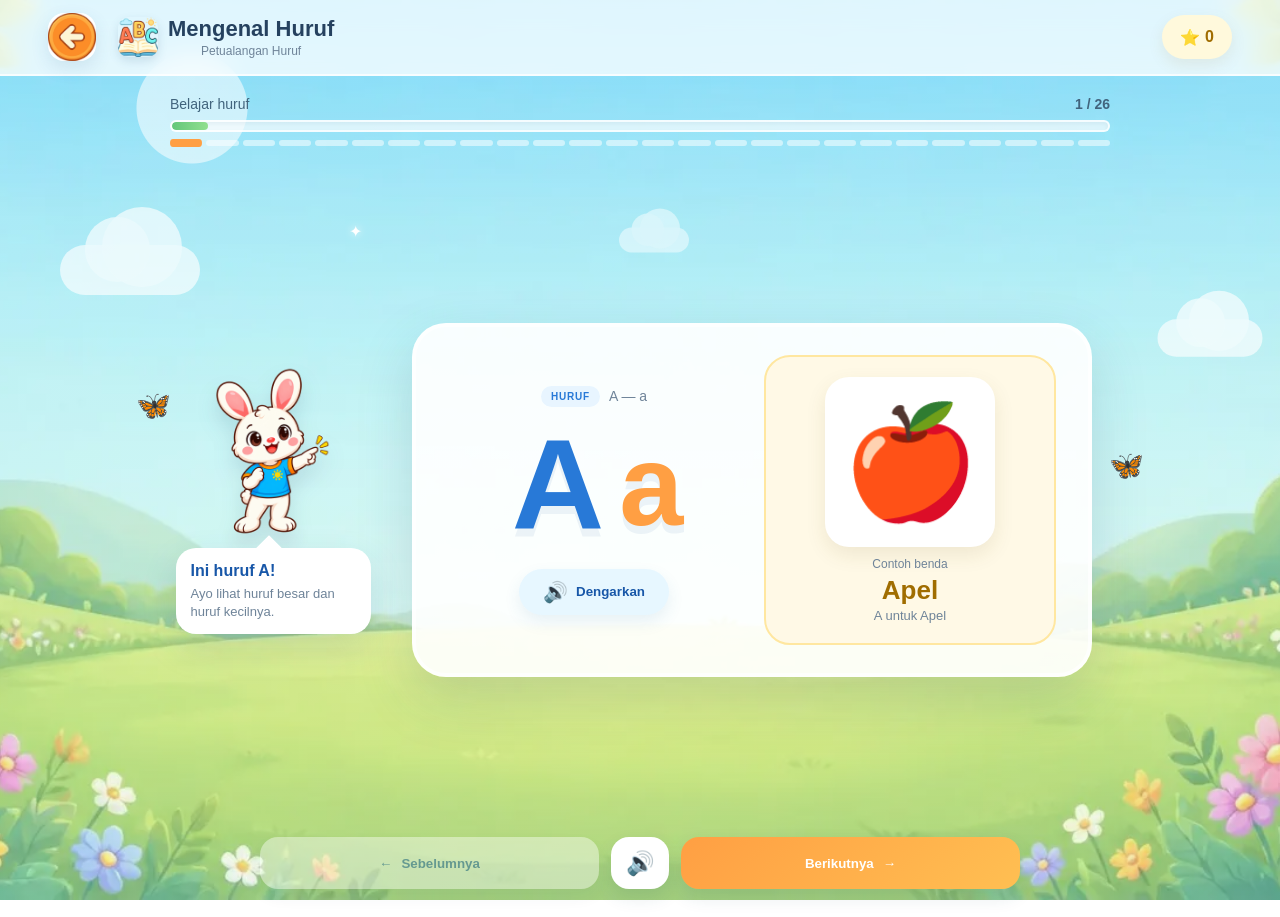
<file: games/mengenal.html>
<!DOCTYPE html>
<html lang="id">

<head>
    <meta charset="UTF-8">

    <meta
        name="viewport"
        content="width=device-width, initial-scale=1.0"
    >

    <title>Mengenal Huruf A–Z — Petualangan Huruf</title>

    <link
        rel="stylesheet"
        href="../css/style.css"
    >

    <link
        rel="stylesheet"
        href="../css/game-mengenal.css"
    >
</head>


<body class="letter-game">

<div class="game-shell">


    <!-- =================================================
         TOP BAR
    ================================================== -->

    <header class="game-topbar">

        <button
    class="icon-button"
    id="backButton"
    aria-label="Kembali"
>
    <img src="../assets/button/Back.webp" alt="Kembali" class="icon-button-img">
</button>


        <div class="game-title">

            <img
                class="title-icon"
                src="../assets/icons/mengenal.webp"
                alt="Mengenal Huruf"
            >

            <div>

                <strong>
                    Mengenal Huruf
                </strong>

                <small>
                    Petualangan Huruf
                </small>

            </div>

        </div>


        <div class="game-stats">

            <div
                class="stat-pill"
                title="Bintang"
            >

                <span>⭐</span>

                <strong id="starCount">
                    0
                </strong>

            </div>

        </div>

    </header>



    <!-- =================================================
         PROGRESS
    ================================================== -->

    <section class="letter-progress">

        <div class="progress-label">

            <span>
                Belajar huruf
            </span>

            <strong>

                <span id="letterNumber">
                    1
                </span>

                / 26

            </strong>

        </div>


        <div class="progress-track">

            <div
                class="progress-fill"
                id="progressFill"
            ></div>

        </div>


        <div
            class="alphabet-dots"
            id="alphabetDots"
        ></div>

    </section>



    <!-- =================================================
         MAIN GAME
    ================================================== -->

    <main class="letter-main">


       <!-- Background decorations -->
        <div class="cloud cloud-1"></div>
        <div class="cloud cloud-2"></div>
        <div class="cloud cloud-3"></div>

        <div class="butterfly butterfly-1">🦋</div>
        <div class="butterfly butterfly-2">🦋</div>

        <div class="sparkle sparkle-1">
            ✦
        </div>

        <div class="sparkle sparkle-2">
            ✦
        </div>



        <!-- =================================================
             KIKO
        ================================================== -->

        <aside class="guide-card">

            <div class="kiko-wrap">

                <img
                    id="kikoImage"
                    src="../assets/character/kiko-menunjuk.png"
                    alt="Kiko"

                    onerror="
                        this.style.display='none';
                        document.getElementById('kikoFallback').style.display='flex';
                    "
                >

                <div
                    id="kikoFallback"
                    class="kiko-fallback"
                >
                    🧒
                </div>

            </div>


            <div class="guide-bubble">

                <strong id="guideTitle">
                    Halo! 👋
                </strong>

                <p id="guideText">
                    Ayo kenalan dengan huruf hari ini!
                </p>

            </div>

        </aside>



        <!-- =================================================
             LETTER CARD
        ================================================== -->

        <section
    class="letter-card"
    id="letterCard"
>

    <div class="letter-left">

        <div class="letter-heading">
            <span class="mini-badge">HURUF</span>
            <span id="letterWord">A — a</span>
        </div>

        <div class="letter-display">
            <div class="capital-letter" id="capitalLetter">A</div>
            <div class="lower-letter" id="lowerLetter">a</div>
        </div>

        <button class="sound-button" id="soundButton">
            <span class="sound-icon">🔊</span>
            <span>Dengarkan</span>
        </button>

    </div>


    <div class="letter-right">

        <div class="object-visual" id="objectVisual">🍎</div>

        <div class="object-info">
            <span>Contoh benda</span>
            <strong id="objectName">Apel</strong>
            <small id="objectSentence">A untuk Apel</small>
        </div>

    </div>

</section>



        <!-- =================================================
             NAVIGATION
        ================================================== -->

        <nav
            class="letter-navigation"
            aria-label="Navigasi huruf"
        >

            <button
                class="nav-button secondary"
                id="prevButton"
            >

                <span>
                    ←
                </span>

                <span>
                    Sebelumnya
                </span>

            </button>


            <button
                class="listen-mini"
                id="repeatButton"
                aria-label="Ulangi suara"
            >
                🔊
            </button>


            <button
                class="nav-button primary"
                id="nextButton"
            >

                <span id="nextLabel">
                    Berikutnya
                </span>

                <span>
                    →
                </span>

            </button>

        </nav>


    </main>

</div>



<!-- =====================================================
     COMPLETION MODAL
====================================================== -->

<div class="completion-overlay"
    id="completionModal"
    aria-hidden="true"
>

    <div class="completion-card">


        <div
            class="completion-stars"
            id="completionStars"
        >
            ⭐ ⭐ ⭐
        </div>


       <div class="completion-kiko">
    <img src="../assets/character/kiko-complete.gif" alt="Kiko merayakan">
</div>


        <h2>
            Hebat Sekali!
        </h2>


        <p>

            Kamu sudah mengenal semua huruf
            dari <strong>A sampai Z</strong>!

        </p>


        <div class="completion-result">

            <div>

                <span>
                    Huruf dipelajari
                </span>

                <strong>
                    26
                </strong>

            </div>


            <div>

                <span>
                    Hadiah
                </span>

                <strong>
                    ⭐ +3
                </strong>

            </div>

        </div>


        <div class="completion-actions">

            <button
                class="modal-button secondary"
                id="repeatGameButton"
            >
                🔄 Ulangi
            </button>


            <button
                class="modal-button primary"
                id="homeButton"
            >
                🏠 Menu Utama
            </button>

        </div>


    </div>

</div>



<!-- =====================================================
     ENGINE
====================================================== -->

<script src="../js/audio.js"></script>

<script src="../js/progress.js"></script>

<script src="../js/game-engine.js"></script>

<script src="../js/game-mengenal.js"></script>


</body>
</html>
</file>
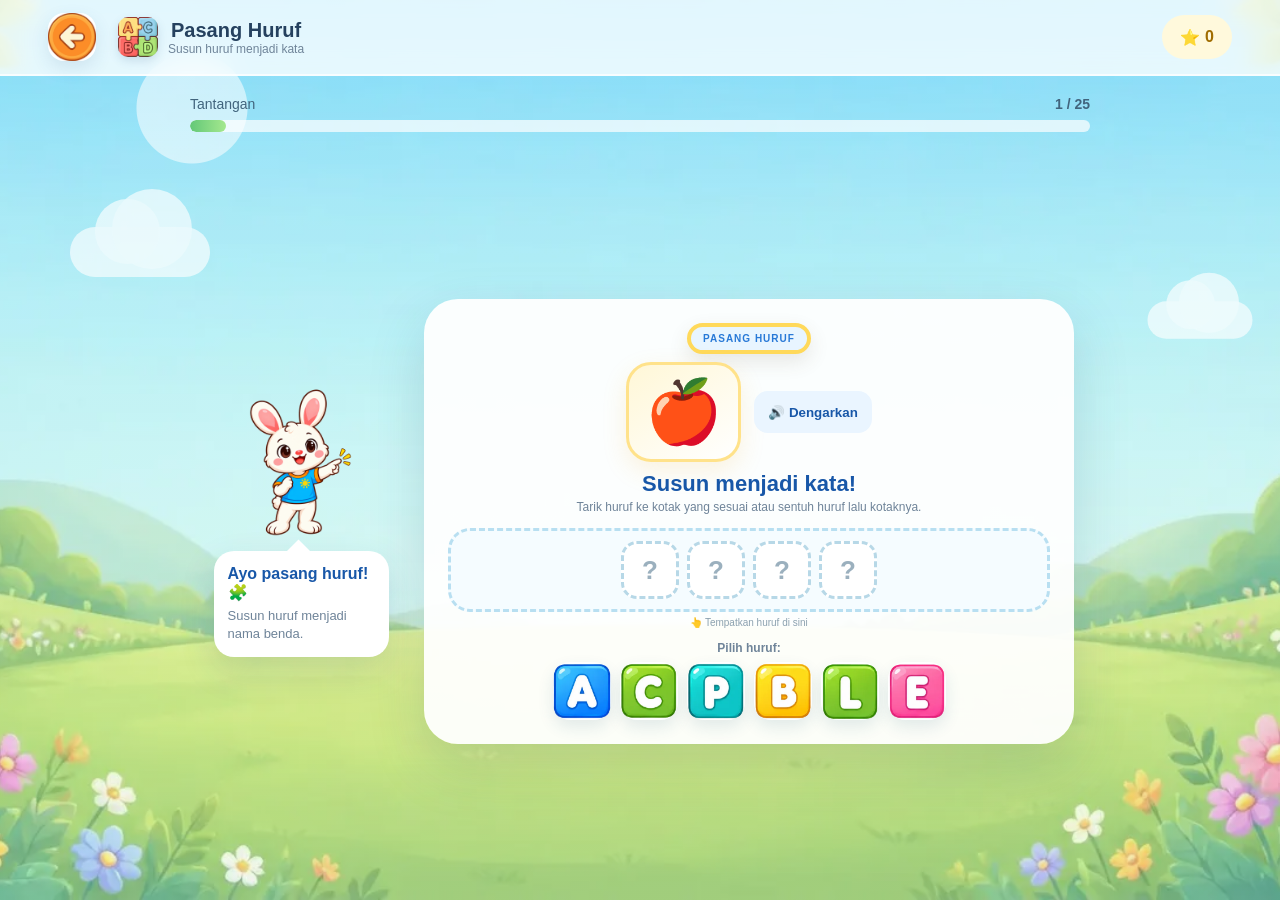
<file: games/pasang.html>
<!DOCTYPE html>
<html lang="id">

<head>

    <meta charset="UTF-8">

    <meta
        name="viewport"
        content="width=device-width, initial-scale=1.0"
    >

    <title>
        Pasang Huruf — Petualangan Huruf
    </title>


    <link
        rel="stylesheet"
        href="../css/style.css"
    >

    <link
        rel="stylesheet"
        href="../css/game-pasang.css"
    >

</head>


<body class="matching-game">


<div class="matching-shell">


    <!-- =====================================================
         TOP BAR
    ====================================================== -->

    <header class="matching-topbar">


         <button
        class="icon-button"
        id="backButton"
        aria-label="Kembali"
    >
        <img src="../assets/button/Back.webp" alt="Kembali" class="icon-button-img">
    </button>


        <div class="game-title">


            <img
                class="title-icon"
                src="../assets/icons/pasang.webp"
                alt="Pasang Huruf"
            >


            <div>

                <strong>
                    Pasang Huruf
                </strong>

                <small>
                    Susun huruf menjadi kata
                </small>

            </div>


        </div>


        <div class="game-stats">


            <div class="stat-pill">

                <span>
                    ⭐
                </span>

                <strong id="starCount">
                    0
                </strong>

            </div>

        </div>


    </header>



    <!-- =====================================================
         PROGRESS
    ====================================================== -->

    <section class="matching-progress">


        <div class="progress-label">

            <span>
                Tantangan
            </span>


            <strong>

                <span id="levelNumber">
                    1
                </span>

                / 25

            </strong>

        </div>


        <div class="progress-track">

            <div
                class="progress-fill"
                id="progressFill"
            ></div>

        </div>


    </section>



    <!-- =====================================================
         MAIN
    ====================================================== -->

    <main class="matching-main">


        <!-- Background decorations -->
        <div class="cloud cloud-1"></div>
        <div class="cloud cloud-2"></div>


        <!-- =================================================
             CHARACTER GUIDE
        ================================================== -->

        <section class="matching-guide">


            <div class="matching-character">


                <img
                     src="../assets/character/kiko-menunjuk.png"
                    alt="Kiko"

                    onerror="
                        this.style.display='none';
                        document.getElementById('kikoFallback').style.display='flex';
                    "
                >


                <div
                    id="kikoFallback"
                    class="kiko-fallback"
                >
                    🧒
                </div>


            </div>



            <div class="matching-bubble">


                <strong id="guideTitle">
                    Ayo pasang huruf! 🧩
                </strong>


                <p id="guideText">

                    Susun huruf menjadi nama benda.

                </p>


            </div>


        </section>



        <!-- =================================================
             GAME CARD
        ================================================== -->

        <section class="matching-card">


            <div class="game-badge">
                PASANG HURUF
            </div>



            <!-- OBJECT -->

            <div class="object-area">


                <div
                    class="object-card"
                    id="objectCard"
                >

                    <div
                        class="object-emoji"
                        id="objectEmoji"
                    >
                        🍎
                    </div>

                </div>


                <button
                    class="listen-word-button"
                    id="listenWordButton"
                >

                    🔊
                    Dengarkan

                </button>


            </div>



            <h1 class="instruction-title">

                Susun menjadi kata!

            </h1>


            <p class="instruction-text">

                Tarik huruf ke kotak yang sesuai
                atau sentuh huruf lalu kotaknya.

            </p>



            <!-- =================================================
                 ANSWER SLOTS
            ================================================== -->

            <div
                class="answer-slots"
                id="answerSlots"
            ></div>



            <div class="slots-hint">

                👆
                Tempatkan huruf di sini

            </div>



            <!-- =================================================
                 LETTER BANK
            ================================================== -->

            <div class="letter-bank-title">

                Pilih huruf:

            </div>


            <div
                class="letter-bank"
                id="letterBank"
            ></div>



            <!-- =================================================
                 FEEDBACK
            ================================================== -->

            <div
                class="matching-feedback"
                id="matchingFeedback"
            >

                <div
                    class="feedback-icon"
                    id="feedbackIcon"
                >
                    🎉
                </div>


                <div>

                    <strong id="feedbackTitle">
                        Hebat!
                    </strong>


                    <p id="feedbackText">
                        Jawaban benar!
                    </p>

                </div>

            </div>


        </section>


    </main>


</div>



<!-- =========================================================
     COMPLETION MODAL
========================================================= -->

<div class="completion-overlay" id="completionModal">


    <div class="completion-card">


        <div class="completion-stars">
            ⭐ ⭐ ⭐
        </div>


        <div class="completion-kiko">
    <img src="../assets/character/kiko-complete.gif" alt="Kiko merayakan">
</div>


        <h2>
            Luar Biasa!
        </h2>


        <p>

            Kamu berhasil memasang
            semua huruf!

        </p>


        <div class="completion-result">


            <div>

                <span>
                    Kata selesai
                </span>


                <strong>
                    <span id="finalWords">
                        25
                    </span>
                    / 25
                </strong>

            </div>


            <div>

                <span>
                    Bonus
                </span>


                <strong>
                    ⭐ +5
                </strong>

            </div>


        </div>



        <div class="completion-actions">


            <button
                class="modal-button secondary"
                id="repeatGameButton"
            >

                🔄
                Main Lagi

            </button>


            <button
                class="modal-button primary"
                id="homeButton"
            >

                🏠
                Menu Utama

            </button>


        </div>


    </div>


</div>



<script src="../js/audio.js"></script>

<script src="../js/progress.js"></script>

<script src="../js/game-engine.js"></script>

<script src="../js/game-pasang.js"></script>


</body>

</html>
</file>
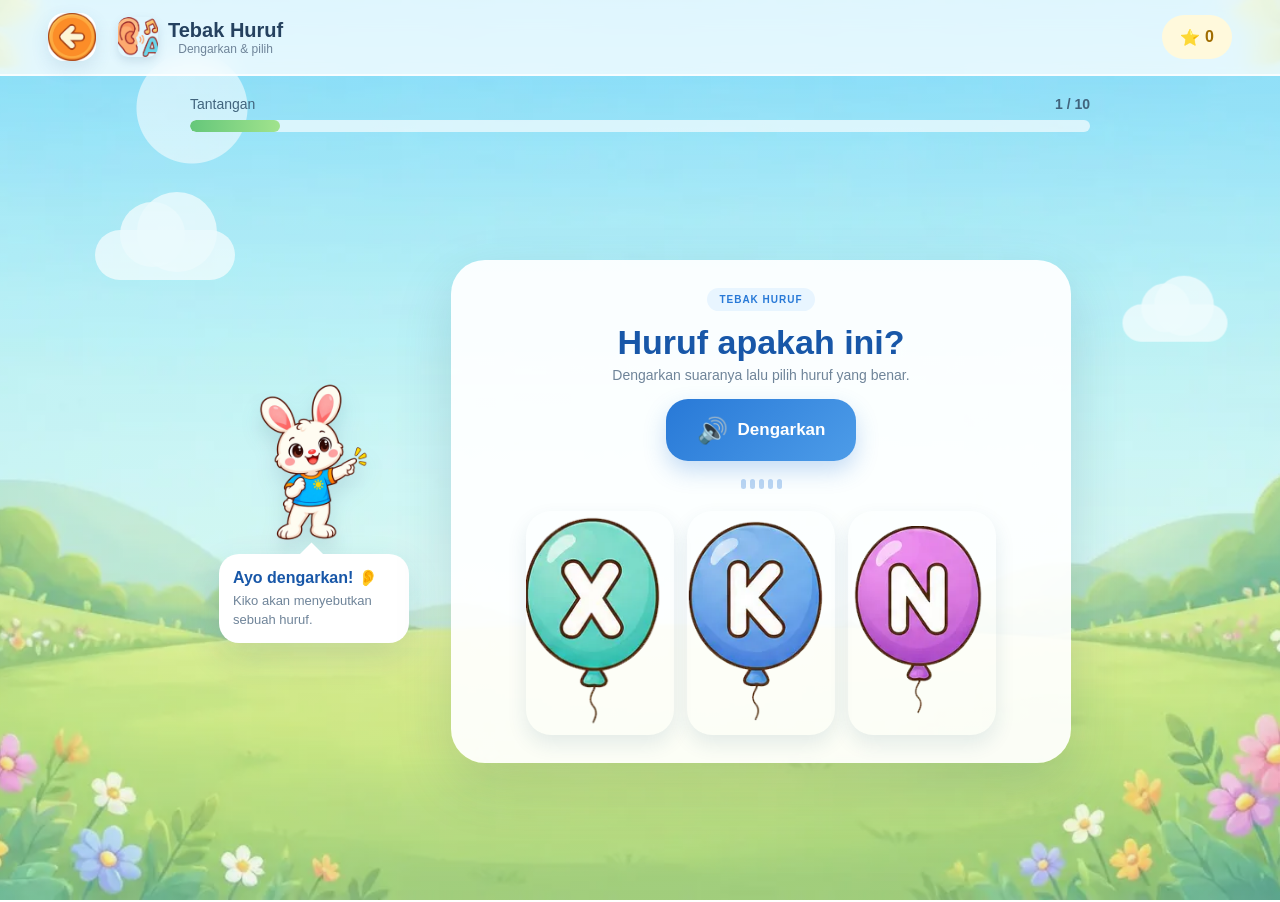
<file: games/tebak.html>
<!DOCTYPE html>
<html lang="id">

<head>

    <meta charset="UTF-8">

    <meta
        name="viewport"
        content="width=device-width, initial-scale=1.0"
    >

    <title>Tebak Huruf — Petualangan Huruf</title>

    <link
        rel="stylesheet"
        href="../css/style.css"
    >

    <link
        rel="stylesheet"
        href="../css/game-tebak.css"
    >

</head>


<body class="guess-game">

<div class="guess-shell">


    <!-- =====================================================
         TOP BAR
    ====================================================== -->

    <header class="guess-topbar">

         <button
    class="icon-button"
    id="backButton"
    aria-label="Kembali"
>
    <img src="../assets/button/Back.webp" alt="Kembali" class="icon-button-img">
</button>


        <div class="game-title">

            <img
        class="title-icon"
        src="../assets/icons/tebak.webp"
        alt="Tebak Huruf"
    >

            <div>

                <strong>
                    Tebak Huruf
                </strong>

                <small>
                    Dengarkan & pilih
                </small>

            </div>

        </div>


        <div class="game-stats">

            <div class="stat-pill">

                <span>
                    ⭐
                </span>

                <strong id="starCount">
                    0
                </strong>

            </div>

        </div>

    </header>



    <!-- =====================================================
         PROGRESS
    ====================================================== -->

    <section class="guess-progress">

        <div class="progress-label">

            <span>
                Tantangan
            </span>

            <strong>

                <span id="questionNumber">
                    1
                </span>

                / 10

            </strong>

        </div>


        <div class="progress-track">

            <div
                class="progress-fill"
                id="progressFill"
            ></div>

        </div>

    </section>



    <!-- =====================================================
         MAIN
    ====================================================== -->

    <main class="guess-main">


        <!-- Decorative -->

        <!-- Background decorations -->
        <div class="cloud cloud-1"></div>
        <div class="cloud cloud-2"></div>


        <!-- =================================================
             KIKO
        ================================================== -->

        <section class="guess-guide">

            <div class="guess-kiko">

                <img
                    src="../assets/character/kiko-menunjuk.webp"
                    alt="Kiko"

                    onerror="
                        this.style.display='none';
                        document.getElementById('kikoFallback').style.display='flex';
                    "
                >

                <div
                    id="kikoFallback"
                    class="kiko-fallback"
                >
                    🧒
                </div>

            </div>


            <div class="guess-bubble">

                <strong id="guideTitle">
                    Ayo dengarkan! 👂
                </strong>

                <p id="guideText">
                    Kiko akan menyebutkan sebuah huruf.
                </p>

            </div>

        </section>



        <!-- =================================================
             QUESTION CARD
        ================================================== -->

        <section class="question-card">


            <div class="question-badge">
                TEBAK HURUF
            </div>


            <h1>
                Huruf apakah ini?
            </h1>


            <p class="question-description">
                Dengarkan suaranya lalu pilih huruf yang benar.
            </p>



            <!-- AUDIO -->

            <button
                class="big-listen-button"
                id="listenButton"
            >

                <span class="listen-icon">
                    🔊
                </span>

                <span>
                    Dengarkan
                </span>

            </button>


            <div
                class="sound-wave"
                id="soundWave"
            >

                <span></span>
                <span></span>
                <span></span>
                <span></span>
                <span></span>

            </div>



            <!-- ANSWERS -->

            <div
                class="answer-grid"
                id="answerGrid"
            >

                <!-- JavaScript -->

            </div>


            <!-- FEEDBACK -->

            <div
                class="answer-feedback"
                id="answerFeedback"
            >

                <div
                    class="feedback-icon"
                    id="feedbackIcon"
                >
                    🎉
                </div>

                <strong id="feedbackTitle">
                    Hebat!
                </strong>

                <p id="feedbackText">
                    Jawaban kamu benar!
                </p>

            </div>


        </section>


    </main>

</div>



<!-- =====================================================
     COMPLETE MODAL
====================================================== -->

<div class="completion-overlay"
    id="completionModal"
>

    <div class="completion-card">

        <div class="completion-stars">
            ⭐ ⭐ ⭐
        </div>


        <div class="completion-kiko">
            <img src="../assets/character/kiko-complete.gif" alt="Kiko merayakan">
        </div>


        <h2>
            Luar Biasa!
        </h2>


        <p>
            Kamu sudah menyelesaikan
            tantangan Tebak Huruf!
        </p>


        <div class="completion-result">

            <div>

                <span>
                    Jawaban benar
                </span>

                <strong id="finalCorrect">
                    0 / 10
                </strong>

            </div>


            <div>

                <span>
                    Bintang
                </span>

                <strong>
                    ⭐ +5
                </strong>

            </div>

        </div>


        <div class="completion-actions">

            <button
                class="modal-button secondary"
                id="repeatGameButton"
            >
                🔄 Main Lagi
            </button>


            <button
                class="modal-button primary"
                id="homeButton"
            >
                🏠 Menu Utama
            </button>

        </div>

    </div>

</div>



<script src="../js/audio.js"></script>

<script src="../js/progress.js"></script>

<script src="../js/game-engine.js"></script>

<script src="../js/game-tebak.js"></script>

</body>

</html>
</file>
<file: css/style.css>
/* =========================================================
   PETUALANGAN HURUF
   DESIGN SYSTEM
========================================================= */

:root {

    /* Primary Colors */
    --sky: #9EDFEF;
    --grass: #7ED34B;
    --yellow: #FFC83D;
    --orange: #FF9F2F;
    --blue: #3D9FE8;

    /* Secondary Colors */
    --pink: #F58FB4;
    --purple: #9B7FE8;

    /* Neutral */
    --white: #FFFDF7;
    --text: #4A4038;
    --outline: #704C35;

    /* Feedback */
    --success: #65C466;
    --error: #F45151;

    /* Radius */
    --radius-small: 16px;
    --radius-medium: 24px;
    --radius-large: 32px;

    /* Shadow */
    --shadow-soft:
        0 8px 20px rgba(91, 76, 53, 0.12);

    --shadow-button:
        0 7px 0 rgba(112, 76, 53, 0.18);

}


/* =========================================================
   RESET
========================================================= */

* {
    margin: 0;
    padding: 0;
    box-sizing: border-box;
}


html,
body {
    width: 100%;
    height: 100%;
}


body {

    font-family: "Nunito", sans-serif;

    background:
        linear-gradient(
            180deg,
            #9EDFEF 0%,
            #C9F2F5 55%,
            #A8E58C 100%
        );

   overflow: hidden;   /* ← diubah dari overflow-x/overflow-y terpisah */

    color: var(--text);

}


/* =========================================================
   GAME SCREEN
========================================================= */

.game-screen {
    height: 100vh;
    height: 100dvh;
    min-height: 620px;
    overflow-x: hidden;
    overflow-y: auto;

    background-image:
        linear-gradient(
            180deg,
            rgba(158, 223, 239, 0.35),
            rgba(206, 244, 220, 0.35)
        ),
        url("../assets/background/utama.webp");

    background-size: cover;
    background-position: center center;
    background-repeat: no-repeat;

}


/* =========================================================
   CLOUDS
========================================================= */

.cloud {

    position: absolute;

    width: 140px;
    height: 50px;

    background: rgba(255, 255, 255, 0.85);

    border-radius: 50px;

    opacity: 0.75;

    z-index: 1;

}


.cloud::before,
.cloud::after {

    content: "";

    position: absolute;

    background: inherit;

    border-radius: 50%;

}


.cloud::before {

    width: 65px;
    height: 65px;

    left: 25px;
    top: -28px;

}


.cloud::after {

    width: 80px;
    height: 80px;

    right: 18px;
    top: -38px;

}


.cloud-1 {

    top: 11%;
    left: -20px;

    animation:
        cloudMove 28s linear infinite;

}


.cloud-2 {

    top: 20%;
    right: -80px;

    transform: scale(0.75);

    animation:
        cloudMoveReverse 35s linear infinite;

}


.cloud-3 {

    top: 7%;
    left: 45%;

    transform: scale(0.5);

    opacity: 0.55;

    animation:
        cloudFloat 8s ease-in-out infinite;

}


@keyframes cloudMove {

    0% {
        transform: translateX(-20px);
    }

    50% {
        transform: translateX(120px);
    }

    100% {
        transform: translateX(-20px);
    }

}


@keyframes cloudMoveReverse {

    0% {
        transform: translateX(0);
    }

    50% {
        transform: translateX(-150px);
    }

    100% {
        transform: translateX(0);
    }

}


@keyframes cloudFloat {

    0%,
    100% {
        transform: translateY(0) scale(0.5);
    }

    50% {
        transform: translateY(-10px) scale(0.5);
    }

}


/* =========================================================
   BUTTERFLY
========================================================= */

.butterfly {

    position: absolute;

    font-size: 28px;

    z-index: 2;

    pointer-events: none;

}


.butterfly-1 {

    top: 30%;
    left: 5%;

    animation:
        butterflyFloat 5s ease-in-out infinite;

}


.butterfly-2 {

    top: 38%;
    right: 5%;

    animation:
        butterflyFloat 6s ease-in-out infinite reverse;

}


@keyframes butterflyFloat {

    0%,
    100% {
        transform:
            translateY(0)
            rotate(-5deg);
    }

    50% {
        transform:
            translateY(-18px)
            rotate(5deg);
    }

}


/* =========================================================
   TOP BAR
========================================================= */

.top-bar {

    position: absolute;

    top: 20px;
    left: 0;
    right: 0;

    display: flex;

    justify-content: space-between;

    align-items: center;

    padding:
        0 28px;

    z-index: 20;

}


.icon-button {

    width: 58px;
    height: 58px;

    border: 4px solid var(--white);

    border-radius: 50%;

    background: var(--blue);

    box-shadow: var(--shadow-button);

    display: flex;

    align-items: center;
    justify-content: center;

    font-size: 26px;

    cursor: pointer;

    transition:
        transform 0.2s ease,
        box-shadow 0.2s ease;

}


.icon-button:hover {

    transform: scale(1.08);

}


.icon-button:active {

    transform:
        scale(0.94)
        translateY(3px);

    box-shadow:
        0 3px 0 rgba(112, 76, 53, 0.18);

}


/* =========================================================
   STAR BADGE
========================================================= */

.game-badge {

    display: flex;

    align-items: center;
    gap: 7px;

    background: rgba(255,255,255,0.92);

    border: 4px solid var(--yellow);

    padding:
        7px 18px;

    border-radius: 40px;

    font-family: "Baloo 2", sans-serif;

    font-size: 24px;
    font-weight: 800;

    box-shadow: var(--shadow-soft);

}


.badge-star {

    animation:
        starPulse 2s ease-in-out infinite;

}


@keyframes starPulse {

    0%,
    100% {
        transform: scale(1);
    }

    50% {
        transform: scale(1.18);
    }

}


/* =========================================================
   HOME CONTENT
========================================================= */

.home-content {

    position: relative;

    z-index: 5;

    width: min(1100px, 94vw);

    height: 100%;

    margin: auto;

    padding-top: 60px;

    padding-bottom: 65px;

    display: flex;

    flex-direction: column;

    align-items: center;

    justify-content: center;

    gap: 45px;

}


/* =========================================================
   TITLE
========================================================= */

.game-title {

    text-align: center;

    

}


.title-small {

    font-size: 14px;

    font-weight: 800;

    letter-spacing: 2px;

    color: #587F8A;

    margin-bottom: 0;

}


.game-title h1 {

    font-family:
        "Baloo 2",
        sans-serif;

    font-size:
        clamp(38px, 5vw, 68px);

    line-height: 0.95;

    font-weight: 800;

    letter-spacing: 1px;

    filter:
        drop-shadow(
            0 4px 0 rgba(112,76,53,0.12)
        );

}


.title-blue {

    color: var(--blue);

}


.title-orange {

    color: var(--orange);

    margin-left: 10px;

}


.title-stars {

    display: flex;

    justify-content: center;

    gap: 12px;

    margin-top: 4px;

    font-size: 18px;

}


.title-stars span:nth-child(2) {

    color: var(--yellow);

    animation:
        sparkle 1.5s ease-in-out infinite;

}


@keyframes sparkle {

    0%,
    100% {
        transform: scale(1)
        rotate(0deg);
    }

    50% {
        transform: scale(1.25)
        rotate(12deg);
    }

}


/* =========================================================
   KIKO
========================================================= */

.kiko-container {

    position: relative;

    display: flex;

    justify-content: center;

    flex-shrink: 0;

    width: 260px;

    height: 320px;

}


.kiko {

    height: 350px;

    width: auto;

    object-fit: contain;

    filter:
        drop-shadow(
            0 8px 8px rgba(112,76,53,0.12)
        );

    /* animation:
        kikoFloat 3s ease-in-out infinite; */

}


@keyframes kikoFloat {

    0%,
    100% {
        transform: translateY(0);
    }

    50% {
        transform: translateY(-8px);
    }

}


/* =========================================================
   HELLO BUBBLE
========================================================= */

.hello-bubble {

    position: absolute;

    top: 12px;
    left: 125px;

    background: var(--white);

    border: 3px solid var(--orange);

    border-radius:
        22px;

    padding:
        9px 15px;

    display: flex;

    flex-direction: column;

    box-shadow:
        var(--shadow-soft);

    transform:
        rotate(3deg);

    animation:
        bubbleFloat 3s ease-in-out infinite;

}


.hello-bubble::after {

    content: "";

    position: absolute;

    left: 22px;
    bottom: -10px;

    width: 18px;
    height: 18px;

    background: var(--white);

    border-right:
        3px solid var(--orange);

    border-bottom:
        3px solid var(--orange);

    transform:
        rotate(45deg);

}


.hello-bubble span {

    font-family: "Baloo 2", sans-serif;

    color: var(--orange);

    font-size: 20px;

    font-weight: 800;

}


.hello-bubble small {

    font-size: 12px;

    font-weight: 700;

}


@keyframes bubbleFloat {

    0%,
    100% {
        transform:
            rotate(3deg)
            translateY(0);
    }

    50% {
        transform:
            rotate(3deg)
            translateY(-5px);
    }

}


/* =========================================================
   SPARKLES
========================================================= */

.kiko-sparkle {

    position: absolute;

    z-index: 2;

    font-size: 22px;

}


.sparkle-1 {

    left: -30px;
    top: 50px;

    animation:
        sparkleFloat 2s ease-in-out infinite;

}


.sparkle-2 {

    right: -30px;
    top: 80px;

    animation:
        sparkleFloat 2.5s ease-in-out infinite reverse;

}


@keyframes sparkleFloat {

    0%,
    100% {
        opacity: 0.5;
        transform: scale(0.8);
    }

    50% {
        opacity: 1;
        transform: scale(1.2);
    }

}

/* =========================================================
   HERO ROW (KIKO + MENU BERDAMPINGAN)
========================================================= */

.hero-row {

    width: 100%;

    display: flex;

    align-items: center;

    justify-content: center;

    gap: 40px;

    

}


/* =========================================================
   GAME MENU
========================================================= */

.game-menu {

    width: 100%;

    max-width: 850px;

    display: grid;

    grid-template-columns:
        repeat(2, 1fr);

    gap: 15px;

    margin-top: 5px;

}


/* =========================================================
   GAME CARD
========================================================= */

.game-card {

    position: relative;

    min-height: 105px;

    border:
        4px solid var(--white);

    border-radius:
        var(--radius-medium);

    box-shadow:
        0 7px 0 rgba(112,76,53,0.18),
        0 10px 20px rgba(91,76,53,0.10);

    display: flex;

    align-items: center;

    padding:
        12px 20px;

    cursor: pointer;

    text-align: left;

    overflow: hidden;

    transition:
        transform 0.22s ease,
        box-shadow 0.22s ease;

}


.game-card::before {

    content: "";

    position: absolute;

    width: 90px;
    height: 90px;

    border-radius: 50%;

    background:
        rgba(255,255,255,0.13);

    top: -35px;
    right: 30px;

}


.game-card:hover {

    transform:
        translateY(-6px)
        scale(1.015);

    box-shadow:
        0 12px 0 rgba(112,76,53,0.15),
        0 16px 25px rgba(91,76,53,0.12);

}


.game-card:active {

    transform:
        translateY(3px)
        scale(0.98);

}


.card-blue {

    background:
        linear-gradient(
            135deg,
            #54B6ED,
            #3D9FE8
        );

}


.card-orange {

    background:
        linear-gradient(
            135deg,
            #FFB24C,
            #FF9F2F
        );

}


.card-green {

    background:
        linear-gradient(
            135deg,
            #91DB62,
            #65C447
        );

}


.card-purple {

    background:
        linear-gradient(
            135deg,
            #AE96ED,
            #9175DF
        );

}


/* =========================================================
   CARD ICON
========================================================= */

.card-icon {

    width: 75px;
    height: 75px;

    flex-shrink: 0;

    border-radius: 20px;

    background:
        rgba(255,255,255,0.95);

    display: flex;

    align-items: center;
    justify-content: center;

    padding: 8px;

    box-shadow:
        0 4px 0 rgba(112,76,53,0.12);

}


.card-icon img {

    width: 100%;
    height: 100%;

    object-fit: contain;

}


/* =========================================================
   CARD TEXT
========================================================= */

.card-text {

    display: flex;

    flex-direction: column;

    margin-left: 15px;

}


.card-title {

    color: white;

    font-family:
        "Baloo 2",
        sans-serif;

    font-size: 26px;

    font-weight: 800;

    line-height: 0.9;

    text-shadow:
        0 2px 0 rgba(112,76,53,0.12);

}


.card-subtitle {

    color: rgba(255,255,255,0.95);

    font-family:
        "Baloo 2",
        sans-serif;

    font-size: 23px;

    font-weight: 800;

}


/* =========================================================
   CARD ARROW
========================================================= */

.card-arrow {

    margin-left: auto;

    width: 45px;
    height: 45px;

    border-radius: 50%;

    background:
        rgba(255,255,255,0.9);

    display: flex;

    align-items: center;
    justify-content: center;

    color: var(--orange);

    font-size: 27px;

    font-weight: 900;

    transition:
        transform 0.2s ease;

}

.card-arrow-img {
    width: 100%;
    height: 100%;
    object-fit: contain;
    display: block;
}

.game-card:hover .card-arrow {

    transform:
        translateX(5px);

}


/* =========================================================
   GARDEN
========================================================= */

.garden-bottom {

    position: absolute;

    bottom: 0;
    left: 0;

    width: 100%;

    height: 65px;

    background:
        linear-gradient(
            180deg,
            #91DD68,
            #6FC74B
        );

    border-top:
        5px solid rgba(255,255,255,0.5);

    display: flex;

    justify-content:
        space-around;

    align-items:
        flex-start;

    padding-top: 3px;

    z-index: 10;

}


.flower,
.grass {

    font-size: 30px;

    animation:
        plantSway 3s ease-in-out infinite;

}


.flower-2 {
    animation-delay: 0.5s;
}


.flower-3 {
    animation-delay: 1s;
}


.flower-4 {
    animation-delay: 1.5s;
}


@keyframes plantSway {

    0%,
    100% {
        transform:
            rotate(-3deg);
    }

    50% {
        transform:
            rotate(3deg);
    }

}


/* =========================================================
   MODAL
========================================================= */

.modal-overlay {

    position: fixed;

    inset: 0;

    background:
        rgba(62, 73, 65, 0.35);

    backdrop-filter:
        blur(5px);

    display: none;

    align-items: center;
    justify-content: center;

    z-index: 100;

    padding: 20px;

}


.modal-overlay.show {

    display: flex;

    animation:
        fadeIn 0.2s ease;

}


@keyframes fadeIn {

    from {
        opacity: 0;
    }

    to {
        opacity: 1;
    }

}

/* =========================================================
   SPLASH SCREEN
========================================================= */

.splash-overlay {

    position: fixed;

    inset: 0;

    display: flex;

    align-items: center;
    justify-content: center;

    padding: 20px;

    background:
        rgba(255, 255, 255, 0.28);

    backdrop-filter:
        blur(7px);

    -webkit-backdrop-filter:
        blur(7px);

    z-index: 200;

    opacity: 1;

    visibility: visible;

    transition:
        opacity 0.45s ease,
        visibility 0.45s ease;

}


/* Splash sudah selesai / ditutup */

.splash-overlay.hide {

    opacity: 0;

    visibility: hidden;

    pointer-events: none;

}


/* Gambar Splash */

.splash-image {

    display: block;

    width:
        min(820px, 82vw);

    max-height:
        82vh;

    height: auto;

    object-fit: contain;

    cursor: pointer;

    filter:
        drop-shadow(
            0 20px 35px
            rgba(80, 60, 40, 0.25)
        );

    animation:
        splashAppear 0.55s ease-out,
        splashIdle 3.5s ease-in-out 0.7s infinite;

    transition:
        transform 0.2s ease;

}


/* Efek ketika mouse berada di atas splash */

.splash-image:hover {

    transform:
        scale(1.015);

}


/* Efek ketika diklik */

.splash-image:active {

    transform:
        scale(0.985);

}


/* =========================================================
   SPLASH ANIMATION
========================================================= */

@keyframes splashAppear {

    from {

        opacity: 0;

        transform:
            scale(0.92)
            translateY(15px);

    }

    to {

        opacity: 1;

        transform:
            scale(1)
            translateY(0);

    }

}


@keyframes splashIdle {

    0%,
    100% {

        transform:
            scale(1);

    }

    50% {

        transform:
            scale(1.012);

    }

}


/* =========================================================
   SETTINGS MODAL
========================================================= */

.settings-modal,
.game-modal {

    position: relative;

    width: min(400px, 92vw);

    background: var(--white);

    border:
        5px solid var(--orange);

    border-radius:
        30px;

    padding:
        35px 30px;

    text-align: center;

    box-shadow:
        0 20px 50px rgba(80,60,40,0.2);

    animation:
        modalPop 0.3s ease;

}


.game-modal {

    width: min(560px, 92vw);

    padding:
        40px 40px 35px;

}


@keyframes modalPop {

    from {
        opacity: 0;
        transform:
            scale(0.85)
            translateY(20px);
    }

    to {
        opacity: 1;
        transform:
            scale(1)
            translateY(0);
    }

}


.modal-close {

    position: absolute;

    right: 15px;
    top: 12px;

    width: 42px;
    height: 42px;

    border: none;

    border-radius: 50%;

    background: #FFE8D2;

    color: var(--orange);

    font-size: 30px;

    font-weight: 800;

    cursor: pointer;

}


.settings-icon {

    font-size: 50px;

    margin-bottom: 5px;

}


.settings-modal h2,
.game-modal h2 {

    font-family:
        "Baloo 2",
        sans-serif;

    font-size: 32px;

    color: var(--blue);

}


.settings-modal p,
.game-modal p {

    margin:
        5px 0 20px;

    font-size: 16px;

}


/* =========================================================
   SETTINGS OPTION
========================================================= */

.settings-option {

    width: 100%;

    display: flex;

    align-items: center;

    justify-content: space-between;

    padding:
        15px 18px;

    margin-top: 12px;

    border:
        3px solid #E5E5E5;

    border-radius:
        18px;

    background: white;

    font-family:
        "Nunito",
        sans-serif;

    font-size: 18px;

    font-weight: 800;

    cursor: pointer;

}


.settings-option strong {

    color: var(--success);

}


/* =========================================================
   GAME MODAL
========================================================= */

.modal-kiko {

    margin-bottom: 5px;

}


.modal-kiko img {

    height: 140px;

    width: auto;

    object-fit: contain;

    filter:
        drop-shadow(
            0 8px 8px rgba(112,76,53,0.15)
        );

}


.primary-button,
.secondary-button {

    width: 100%;

    min-height: 58px;

    border: none;

    border-radius: 20px;

    margin-top: 12px;

    font-family:
        "Baloo 2",
        sans-serif;

    font-size: 23px;

    font-weight: 800;

    cursor: pointer;

}


.primary-button {

    background: var(--orange);

    color: white;

    box-shadow:
        0 6px 0 #D77D1F;

}


.secondary-button {

    background: #EAF7FB;

    color: var(--blue);

}

/* =========================================================
   TABLET
========================================================= */

@media (max-width: 1024px) and (min-width: 701px) {

    .kiko-container {
        width: 200px;
        height: 250px;
    }

    .kiko {
        height: 270px;
    }

    .game-title h1 {
        font-size: clamp(34px, 4.5vw, 56px);
    }

    .hero-row {
        gap: 25px;
    }

}




/* =========================================================
   MOBILE
========================================================= */

@media (max-width: 700px) {

    .game-screen {

        min-height: 700px;

    }


    .top-bar {

        top: 12px;

        padding:
            0 15px;

    }


    .icon-button {

        width: 48px;
        height: 48px;

        font-size: 21px;

    }


    .game-badge {

        font-size: 20px;

        padding:
            5px 14px;

    }


    .home-content {

        padding-top: 60px;

        width: 94vw;

    }


    .title-small {

        font-size: 10px;

        letter-spacing: 1px;

    }


    .game-title h1 {

        font-size: 39px;

    }


    .hero-row {

    flex-direction: column;

    gap: 5px;

}


.kiko-container {

    width: 160px;
    height: 170px;

}


.kiko {

    height: 150px;

}

.kiko-container {
    display: flex;
    flex-direction: column;
    align-items: center;
    justify-content: flex-start;
    width: 100%;
    height: auto;
    gap: 6px;
}

.hello-bubble {
    position: static;
    transform: none;
    animation: bubbleFloatFlat 3s ease-in-out infinite;
    width: auto;
    max-width: 260px;
    display: flex;
    align-items: center;
    justify-content: center;
    gap: 8px;
    padding: 8px 18px;
    border-radius: 999px;
}

.hello-bubble::after {
    content: "";
    position: absolute;
    left: 50%;
    bottom: -8px;
    width: 14px;
    height: 14px;
    background: var(--white);
    border-right: 3px solid var(--orange);
    border-bottom: 3px solid var(--orange);
    transform: translateX(-50%) rotate(45deg);
}

.hello-bubble span,
.hello-bubble small {
    display: inline;
    white-space: nowrap;
}

@keyframes bubbleFloatFlat {
    0%, 100% { transform: translateY(0); }
    50%      { transform: translateY(-4px); }
}


    .hello-bubble span {

        font-size: 16px;

    }


    .hello-bubble small {

        font-size: 10px;

    }


    .game-menu {

        gap: 10px;

    }


    .game-card {

        min-height: 88px;

        padding:
            9px 10px;

        border-width: 3px;

        border-radius: 19px;

    }


    .card-icon {

        width: 53px;
        height: 53px;

        border-radius: 14px;

        padding: 6px;

    }


    .card-text {

        margin-left: 8px;

    }


    .card-title {

        font-size: 19px;

    }


    .card-subtitle {

        font-size: 18px;

    }


    .card-arrow {

        width: 32px;
        height: 32px;

        font-size: 20px;

    }


    .butterfly {

        font-size: 20px;

    }


    .garden-bottom {

        height: 48px;

    }


    .flower,
    .grass {

        font-size: 22px;

    }

     .splash-overlay {

        padding: 10px;

    }


    .splash-image {

        width: 96vw;

        max-height: 94vh;

    }

}
/* =========================================================
   VERY SMALL PHONE
========================================================= */

@media (max-width: 380px) {

    .game-menu {
        grid-template-columns: 1fr;
    }

    .game-card {
        min-height: 78px;
    }

    .card-title {
        font-size: 18px;
    }

    .card-subtitle {
        font-size: 17px;
    }

    .kiko-container {
        width: 130px;
        height: 140px;
    }

    .kiko {
        height: 120px;
    }

    .hello-bubble {          /* ← tambahan baru */
        left: 70px;
        top: -6px;
        max-width: 105px;
        padding: 6px 9px;
    }

    .hello-bubble span {     /* ← tambahan baru */
        font-size: 13px;
    }

    .hello-bubble small {    /* ← tambahan baru */
        font-size: 9px;
    }


}

/* =========================================================
   MOBILE LANDSCAPE
========================================================= */

@media (max-height: 480px) and (orientation: landscape) {

    .home-content {
        padding-top: 20px;
        padding-bottom: 20px;
        gap: 15px;
    }

    .hero-row {
        flex-direction: row;
        gap: 20px;
    }

    .kiko-container {
        width: 100px;
        height: 120px;
    }

    .kiko {
        height: 100px;
    }

    .garden-bottom {
        height: 30px;
    }

    .game-title h1 {
        font-size: 28px;
    }

    .title-small {
        display: none;
    }

}


/* =========================================================
   VERY SMALL SCREEN
========================================================= */

@media (max-height: 700px) and (min-width: 701px) {

    .home-content {

        padding-top: 58px;

    }


    .game-title h1 {

        font-size: 48px;

    }


    .kiko-container {

        height: 145px;

    }


    .kiko {

        height: 140px;

    }


    .game-card {

        min-height: 82px;

    }


    .card-icon {

        width: 60px;
        height: 60px;

    }

}
</file>
<file: css/game-mengenal.css>
/* =========================================================
   GAME 1 — MENGENAL HURUF
========================================================= */

:root {

    --sky: #8ed8f8;
    --blue: #2879d7;
    --blue-dark: #1857a8;

    --orange: #ff9f43;
    --yellow: #ffd95a;

    --green: #65c77a;

    --white: #ffffff;

    --text: #25415f;
    --muted: #6f8499;

    --shadow:
        0 14px 35px rgba(40,90,130,.16);
}


* {
    box-sizing: border-box;
}


body.letter-game {

    margin: 0;

    min-height: 100vh;

    font-family:
        "Nunito",
        "Trebuchet MS",
        Arial,
        sans-serif;

    color: var(--text);

    background-image:

        radial-gradient(
            circle at 15% 12%,
            rgba(255,255,255,.55)
            0 55px,
            transparent 56px
        ),

        linear-gradient(
            180deg,
            rgba(158, 223, 239, 0.35),
            rgba(233, 249, 223, 0.35)
        ),

        url("../assets/background/utama.webp");

    background-size:
        auto,
        auto,
        cover;

    background-position:
        center,
        center,
        center center;

    background-repeat:
        no-repeat,
        no-repeat,
        no-repeat;

    background-attachment:
        scroll,
        scroll,
        fixed;

    overflow-x: hidden;
}


.game-shell {
    min-height: 100vh;
    min-height: 100dvh;
    position: relative;
    overflow-x: hidden;
}



/* =========================================================
   TOP BAR
========================================================= */

.game-topbar {

    min-height: 76px;

    padding:
        12px
        clamp(16px,4vw,48px);

    display: grid;

    grid-template-columns:
        56px
        1fr
        auto;

    align-items: center;

    gap: 14px;

    background:
        rgba(255,255,255,.76);

    backdrop-filter:
        blur(12px);

    border-bottom:
        2px solid
        rgba(255,255,255,.7);

    position: relative;

    z-index: 10;
}


.icon-button {

    width: 48px;
    height: 48px;

    border: 0;

    border-radius: 16px;

    background: white;

    color: var(--blue-dark);

    font-size: 27px;

    cursor: pointer;

    box-shadow:
        0 7px 18px
        rgba(40,90,130,.12);

    transition:
        transform .18s ease;
}


.icon-button:hover {

    transform:
        translateY(-2px);
}


.icon-button-img {
    width: 100%;
    height: 100%;
    object-fit: contain;
    display: block;
}

.game-title {

    display: flex;

    align-items: center;

    gap: 10px;
}


.title-icon {

    width: 40px;
    height: 40px;

    object-fit: cover;

    border-radius: 10px;

    box-shadow:
        0 4px 10px
        rgba(40,90,130,.15);
}


.game-title strong {

    display: block;

    font-size:
        clamp(17px,2vw,22px);
}


.game-title small {

    display: block;

    margin-top: 2px;

    color: var(--muted);

    font-size: 12px;
}


.game-stats {

    display: flex;

    gap: 8px;
}


.stat-pill {

    min-width: 70px;

    height: 44px;

    padding: 0 13px;

    border-radius: 22px;

    display: flex;

    align-items: center;

    justify-content: center;

    gap: 5px;

    background: #fff9dc;

    color: #a06d00;

    box-shadow:
        0 6px 15px
        rgba(150,110,20,.1);
}



/* =========================================================
   PROGRESS
========================================================= */

.letter-progress {

    width:
        min(940px,calc(100% - 32px));

    margin:
        20px auto 0;

    position: relative;

    z-index: 5;
}


.progress-label {

    display: flex;

    justify-content: space-between;

    align-items: center;

    margin-bottom: 8px;

    color: #41647d;

    font-size: 14px;
}


.progress-track {

    height: 12px;

    background:
        rgba(255,255,255,.68);

    border:
        2px solid
        rgba(255,255,255,.7);

    border-radius: 999px;

    overflow: hidden;

    box-shadow:
        inset
        0 2px 5px
        rgba(30,80,120,.08);
}


.progress-fill {

    width: 3.846%;

    height: 100%;

    border-radius: inherit;

    background:
        linear-gradient(
            90deg,
            var(--green),
            #91df8e
        );

    transition:
        width .45s
        cubic-bezier(.22,1,.36,1);
}


.alphabet-dots {

    display: grid;

    grid-template-columns:
        repeat(26,1fr);

    gap: 4px;

    margin-top: 8px;
}


.alphabet-dot {

    height: 6px;

    border-radius: 10px;

    background:
        rgba(255,255,255,.52);

    transition: .25s ease;
}


.alphabet-dot.active {

    background: var(--orange);

    transform:
        scaleY(1.35);
}


.alphabet-dot.done {

    background: var(--green);
}



/* =========================================================
   MAIN
========================================================= */

.letter-main {
    width: min(1120px,calc(100% - 32px));
    margin: 16px auto 0;
    min-height: calc(100dvh - 145px);

    position: relative;

    display: grid;

    grid-template-columns:
        210px
       minmax(360px,700px);;

    grid-template-rows:
        1fr auto;

    justify-content: center;

    align-items: center;

    column-gap: 34px;

    padding-bottom: 28px;
}



/* =========================================================
   DECORATION
========================================================= */

/* =========================================================
   CLOUDS
========================================================= */

.cloud {

    position: absolute;

    width: 140px;
    height: 50px;

    background: rgba(255, 255, 255, 0.85);

    border-radius: 50px;

    opacity: 0.75;

    z-index: 1;

}


.cloud::before,
.cloud::after {

    content: "";

    position: absolute;

    background: inherit;

    border-radius: 50%;

}


.cloud::before {

    width: 65px;
    height: 65px;

    left: 25px;
    top: -28px;

}


.cloud::after {

    width: 80px;
    height: 80px;

    right: 18px;
    top: -38px;

}


.cloud-1 {

    top: 11%;
    left: -20px;

    animation:
        cloudMove 28s linear infinite;

}


.cloud-2 {

    top: 20%;
    right: -80px;

    transform: scale(0.75);

    animation:
        cloudMoveReverse 35s linear infinite;

}


.cloud-3 {

    top: 7%;
    left: 45%;

    transform: scale(0.5);

    opacity: 0.55;

    animation:
        cloudFloat 8s ease-in-out infinite;

}


.sparkle {

    position: absolute;

    color: white;

    text-shadow:
        0 0 8px
        rgba(255,255,255,.9);

    animation:
        twinkle
        2s
        ease-in-out
        infinite;
}


.sparkle-1 {

    left: 24%;
    top: 8%;
}


.sparkle-2 {

    right: 19%;
    top: 34%;

    animation-delay: -.8s;
}


@keyframes floatCloud {

    0%,100% {

        transform:
            translateX(0)
            translateY(0);

    }

    50% {

        transform:
            translateX(12px)
            translateY(-7px);

    }
}


@keyframes twinkle {

    0%,100% {

        opacity: .35;

        transform:
            scale(.85);

    }

    50% {

        opacity: 1;

        transform:
            scale(1.15);

    }

}



/* =========================================================
   KIKO
========================================================= */

.guide-card {

    align-self: center;

    display: flex;

    flex-direction: column;

    align-items: center;

    gap: 8px;

    position: relative;

    z-index: 3;
}


.kiko-wrap {

    width: 145px;
    height: 175px;

    display: flex;

    align-items: end;

    justify-content: center;

    filter:
        drop-shadow(
            0 12px 10px
            rgba(30,70,100,.13)
        );

    animation:
        kikoFloat
        3.4s
        ease-in-out
        infinite;
}


.kiko-wrap img {

    max-width: 100%;
    max-height: 100%;

    object-fit: contain;
}


.kiko-fallback {

    width: 120px;
    height: 145px;

    display: none;

    align-items: center;

    justify-content: center;

    font-size: 90px;
}


@keyframes kikoFloat {

    0%,100% {

        transform:
            translateY(0)
            rotate(-1deg);

    }

    50% {

        transform:
            translateY(-8px)
            rotate(1deg);

    }
}


.guide-bubble {

    width: 195px;

    padding: 14px 15px;

    background: white;

    border-radius: 20px;

    box-shadow:
        var(--shadow);

    position: relative;
}


.guide-bubble::before {

    content: "";

    position: absolute;

    top: -9px;

    left: 84px;

    width: 18px;
    height: 18px;

    background: white;

    transform:
        rotate(45deg);
}


.guide-bubble strong,
.guide-bubble p {

    position: relative;

    z-index: 1;
}


.guide-bubble strong {

    color: var(--blue-dark);
}


.guide-bubble p {

    margin: 5px 0 0;

    color: var(--muted);

    font-size: 13px;

    line-height: 1.35;
}



/* =========================================================
   LETTER CARD
========================================================= */

.letter-card {

    width: min(680px,100%);

    padding: 28px 32px;

    background: rgba(255,255,255,.91);

    border: 4px solid rgba(255,255,255,.7);

    border-radius: 34px;

    box-shadow: 0 22px 55px rgba(37,86,115,.18);

    position: relative;

    z-index: 2;

    display: grid;

    grid-template-columns: 1fr 1fr;

    align-items: center;

    gap: 24px;

    animation: cardIn .45s ease both;

}


.letter-left {

    display: flex;

    flex-direction: column;

    align-items: center;

    text-align: center;

}

@keyframes cardIn {

    from {

        opacity: 0;

        transform:
            translateY(12px)
            scale(.98);

    }

    to {

        opacity: 1;

        transform:
            translateY(0)
            scale(1);

    }
}


.letter-heading {

    display: flex;

    align-items: center;

    justify-content: center;

    gap: 9px;

    color: var(--muted);

    font-size: 14px;
}


.mini-badge {

    padding:
        5px
        10px;

    border-radius: 999px;

    background: #e8f5ff;

    color: var(--blue);

    font-size: 10px;

    font-weight: 900;

    letter-spacing: .8px;
}


.letter-display {

     min-height: 150px;

    margin: 4px 0;

    display: flex;

    align-items: center;

    justify-content: center;

    gap:
        clamp(10px,3vw,22px);

    line-height: .8;

    user-select: none;
}


.capital-letter,
.lower-letter {

    font-family:
        "Arial Rounded MT Bold",
        "Trebuchet MS",
        sans-serif;

    font-weight: 900;

    letter-spacing: -7px;

    text-shadow:
        0 8px 0
        rgba(30,90,150,.07);
}


.capital-letter {

    font-size:
        clamp(90px,10vw,140px);

    color:
        var(--blue);
}


.lower-letter {

    font-size:
        clamp(80px,9vw,125px);

    color:
        var(--orange);
}



/* =========================================================
   AUDIO BUTTON
========================================================= */

.sound-button {

    margin:
        4px auto 0;

    min-width: 150px;

    padding:
        11px
        19px;

    display: inline-flex;

    align-items: center;

    justify-content: center;

    gap: 8px;

    border: 0;

    border-radius: 999px;

    background: #e7f7ff;

    color: var(--blue-dark);

    font-weight: 900;

    cursor: pointer;

    box-shadow:
        0 7px 16px
        rgba(50,120,170,.1);

    transition:
        transform .18s ease;
}


.sound-icon {

    font-size: 20px;
}


.sound-button.playing {

    animation:
        soundPulse
        .65s
        ease
        infinite alternate;
}


@keyframes soundPulse {

    from {

        transform: scale(1);

    }

    to {

        transform: scale(1.05);

    }
}



/* =========================================================
   OBJECT
========================================================= */

.letter-right {

    display: flex;

    flex-direction: column;

    align-items: center;

    gap: 10px;

    text-align: center;

    padding: 20px 16px;

    background: #fff9e6;

    border: 2px solid #ffe7a0;

    border-radius: 26px;

}


.object-visual {

    width: clamp(110px,14vw,170px);
    height: clamp(110px,14vw,170px);

    display: flex;

    align-items: center;

    justify-content: center;

    border-radius: 24px;

    background: white;

    font-size: clamp(70px,9vw,110px);

    box-shadow:
        0 8px 20px
        rgba(100,80,20,.1);

    cursor: pointer;

    transition: transform .18s ease;

}


.object-visual:hover {

    transform: scale(1.05);

}


.object-info {

    text-align: center;

}


.object-info span,
.object-info small {

    display: block;

    color: var(--muted);

}


.object-info span {

    font-size: 12px;

}


.object-info strong {

    display: block;

    margin: 4px 0 2px;

    font-size: 26px;

    color: #a06d00;

}


.object-info small {

    font-size: 13px;

}



/* =========================================================
   NAVIGATION
========================================================= */

.letter-navigation {

    grid-column: 1 / -1;

    width:
        min(760px,100%);

    margin:
        0 auto;

    display: grid;

    grid-template-columns:
        1fr
        58px
        1fr;

    gap: 12px;

    align-items: center;

    position: relative;

    z-index: 4;
}


.nav-button {

    min-height: 52px;

    border: 0;

    border-radius: 18px;

    display: flex;

    align-items: center;

    justify-content: center;

    gap: 9px;

    font-weight: 900;

    cursor: pointer;

    box-shadow:
        0 8px 18px
        rgba(30,80,110,.12);

    transition:
        transform .18s ease;
}


.nav-button:hover {

    transform:
        translateY(-2px);
}


.nav-button.secondary {

    background:
        rgba(255,255,255,.9);

    color:
        var(--blue-dark);
}


.nav-button.primary {

    background:
        linear-gradient(
            135deg,
            var(--orange),
            #ffbf52
        );

    color: white;
}


.nav-button:disabled {

    opacity: .45;

    cursor:
        not-allowed;

    transform: none;
}


.listen-mini {

    width: 58px;
    height: 52px;

    border: 0;

    border-radius: 18px;

    background: white;

    font-size: 23px;

    cursor: pointer;

    box-shadow:
        0 8px 18px
        rgba(30,80,110,.12);
}



/* =========================================================
   COMPLETION MODAL
========================================================= */

.completion-overlay {

    position: fixed;

    inset: 0;

    display: none;

    align-items: center;

    justify-content: center;

    padding: 20px;

    background:
        rgba(20,65,90,.48);

    backdrop-filter:
        blur(5px);

    z-index: 100;
}


.completion-overlay.show {

    display: flex;
}


.completion-card {

    width:
        min(450px,100%);

    padding: 10px;

    text-align: center;

    background: white;

    border-radius: 32px;

    box-shadow:
        0 25px 70px
        rgba(20,60,90,.28);

    animation:
        modalIn
        .35s
        ease both;
}


@keyframes modalIn {

    from {

        opacity: 0;

        transform:
            scale(.88)
            translateY(12px);

    }

    to {

        opacity: 1;

        transform:
            scale(1)
            translateY(0);

    }
}


.completion-stars {

    font-size: 25px;

    letter-spacing: 5px;

    animation:
        starBounce
        1.2s
        ease-in-out
        infinite alternate;
}


@keyframes starBounce {

    from {
        transform: translateY(0);
    }

    to {
        transform: translateY(-4px);
    }
}


.completion-kiko {

    margin: 0;

    display: flex;

    justify-content: center;

    align-items: center;

}


.completion-kiko img {

    width: 300px;

    max-height: 250px;

    padding: 10px;

    height: auto;

    object-fit: contain;

    display: block;

}


.completion-card h2 {

    margin: 0;

    color:
        var(--blue-dark);

    font-size: 30px;
}


.completion-card p {

    color:
        var(--muted);

    line-height: 1.5;
}


.completion-result {

    display: grid;

    grid-template-columns:
        1fr
        1fr;

    gap: 10px;

    margin:
        20px 0;
}


.completion-result div {

    padding: 13px;

    border-radius: 18px;

    background:
        #f5fbff;
}


.completion-result span,
.completion-result strong {

    display: block;
}


.completion-result span {

    color:
        var(--muted);

    font-size: 11px;
}


.completion-result strong {

    margin-top: 3px;

    font-size: 22px;

    color:
        var(--blue-dark);
}


.completion-actions {

    display: grid;

    grid-template-columns:
        1fr
        1fr;

    gap: 10px;
}


.modal-button {

    min-height: 48px;

    border: 0;

    border-radius: 16px;

    font-weight: 900;

    cursor: pointer;
}


.modal-button.secondary {

    background:
        #edf7ff;

    color:
        var(--blue-dark);
}


.modal-button.primary {

    background:
        var(--orange);

    color: white;
}

/* =========================================================
   TABLET
========================================================= */

@media (max-width: 1024px) and (min-width: 801px) {

    .letter-main {
        grid-template-columns: 180px minmax(320px,600px);
        column-gap: 22px;
    }

    .kiko-wrap {
        width: 120px;
        height: 145px;
    }

    .guide-bubble {
        width: 170px;
    }

    .letter-card {
        padding: 24px 26px;
    }

}

/* =========================================================
   MOBILE
========================================================= */

@media (max-width: 800px) {

    .letter-main {

        grid-template-columns: 1fr;

        grid-template-rows:
            auto
            auto
            auto;

        gap: 12px;

        padding-top: 8px;
    }


    .letter-card {

        grid-template-columns: 1fr;

    }


    .capital-letter {

        font-size:
            clamp(130px,18vw,190px);

    }


    .lower-letter {

        font-size:
            clamp(115px,16vw,175px);

    }



    .guide-card {

        flex-direction: row;

        justify-content: center;

        gap: 5px;
    }


    .kiko-wrap {

        width: 85px;
        height: 100px;
    }


    .guide-bubble {

        width: 190px;
    }


    .letter-card {

        margin:
            0 auto;
    }


    .letter-navigation {

        grid-column: 1;
    }

}



@media (max-width: 520px) {

    .game-topbar {

        grid-template-columns:
            45px
            1fr
            auto;

        padding:
            10px 12px;
    }


    .icon-button {

        width: 42px;
        height: 42px;
    }


    .title-icon {

        font-size: 26px;
    }


    .game-title strong {

        font-size: 15px;
    }


    .game-title small {

        display: none;
    }


    .stat-pill {

        min-width: 58px;

        height: 40px;
    }


    .letter-progress {

        margin-top: 13px;
    }


    .alphabet-dots {

        gap: 2px;
    }


    .letter-main {

        width:
            calc(100% - 20px);

        margin-top: 8px;
    }


    .letter-card {

        padding:
            20px
            14px;

        border-radius: 27px;
    }


    .letter-display {

        min-height: 155px;

        gap: 18px;
    }


    .capital-letter {

        font-size: 112px;
    }


    .lower-letter {

        font-size: 102px;
    }


    .object-card {

        max-width: 100%;
    }


    .letter-navigation {

        grid-template-columns:
            1fr
            48px
            1fr;

        gap: 7px;
    }


    .nav-button {

        min-height: 48px;

        border-radius: 15px;

        font-size: 13px;
    }


    .listen-mini {

        width: 48px;
        height: 48px;

        border-radius: 15px;
    }


    .completion-card {

        padding:
            24px 18px;
    }


    .completion-actions {

        grid-template-columns: 1fr;
    }


    .cloud,
    .sparkle {

        display: none;
    }

}

/* =========================================================
   VERY SMALL PHONE
========================================================= */

@media (max-width: 380px) {

    .capital-letter {
        font-size: 88px;
    }

    .lower-letter {
        font-size: 80px;
    }

    .letter-display {
        min-height: 130px;
        gap: 10px;
    }

    .letter-card {
        padding: 16px 10px;
    }

    .object-visual {
        width: 95px;
        height: 95px;
        font-size: 60px;
    }

    .sound-button {
        min-width: 130px;
        font-size: 13px;
    }

    .completion-kiko img {
        width: 180px;
        max-height: 160px;
    }

}

/* =========================================================
   MOBILE LANDSCAPE
========================================================= */

@media (max-height: 480px) and (orientation: landscape) {

    .letter-main {
        min-height: auto;
        padding-bottom: 14px;
    }

    .guide-card {
        gap: 4px;
    }

    .kiko-wrap {
        width: 65px;
        height: 75px;
    }

    .guide-bubble {
        display: none;
    }

    .letter-card {
        padding: 14px 18px;
    }

    .letter-display {
        min-height: 100px;
    }

    .capital-letter {
        font-size: 70px;
    }

    .lower-letter {
        font-size: 62px;
    }

    .object-visual {
        width: 80px;
        height: 80px;
        font-size: 50px;
    }

}
</file>
<file: css/game-pasang.css>
/* =========================================================
   GAME 4 — PASANG HURUF
========================================================= */


:root {

    --blue: #2879d7;

    --blue-dark: #1857a8;

    --orange: #ff9f43;

    --yellow: #ffd95a;

    --green: #63c878;

    --red: #ff7777;

    --text: #25415f;

    --muted: #6f8499;

}



/* =========================================================
   BODY
========================================================= */

body.matching-game {

   margin: 0;

    min-height: 100vh;

    font-family:
        "Nunito",
        "Trebuchet MS",
        Arial,
        sans-serif;

    color: var(--text);

    background-image:

        radial-gradient(
            circle at 15% 12%,
            rgba(255,255,255,.55)
            0 55px,
            transparent 56px
        ),

        linear-gradient(
            180deg,
            rgba(158, 223, 239, 0.35),
            rgba(233, 249, 223, 0.35)
        ),

        url("../assets/background/utama.webp");

    background-size:
        auto,
        auto,
        cover;

    background-position:
        center,
        center,
        center center;

    background-repeat:
        no-repeat,
        no-repeat,
        no-repeat;

    background-attachment:
        scroll,
        scroll,
        fixed;

    overflow-x: hidden;
}


.matching-shell {
    min-height: 100vh;
    min-height: 100dvh;
    overflow-x: hidden;
}
/* =========================================================
   huruf kotak
========================================================= */
.letter-card-img,
.slot-letter-img {
    width: 100%;
    height: 100%;
    object-fit: contain;
    pointer-events: none;
}

/* =========================================================
   TOP BAR
========================================================= */

.matching-topbar {

    min-height: 76px;

    padding:
        12px
        clamp(16px,4vw,48px);

    display: grid;

    grid-template-columns:
        56px
        1fr
        auto;

    align-items: center;

    gap: 14px;

    background:
        rgba(255,255,255,.78);

    backdrop-filter:
        blur(12px);

    border-bottom:
        2px solid
        rgba(255,255,255,.7);

}


.icon-button {

    width: 48px;

    height: 48px;

    border: 0;

    border-radius: 16px;

    background: white;

    color: var(--blue-dark);

    font-size: 27px;

    cursor: pointer;

    box-shadow:
        0 7px 18px
        rgba(40,90,130,.12);

}

.icon-button-img {
    width: 100%;
    height: 100%;
    object-fit: contain;
    display: block;
}


.game-title {

    display: flex;

    align-items: center;

    gap: 10px;

}


.title-icon {

    width: 40px;
    height: 40px;

    object-fit: cover;

    border-radius: 10px;

    box-shadow:
        0 4px 10px
        rgba(40,90,130,.15);
}


.game-title strong {

    display: block;

    font-size: 20px;

}


.game-title small {

    display: block;

    color: var(--muted);

    font-size: 12px;

}


.stat-pill {

    min-width: 70px;

    height: 44px;

    padding: 0 13px;

    border-radius: 22px;

    display: flex;

    align-items: center;

    justify-content: center;

    gap: 5px;

    background: #fff9dc;

    color: #a06d00;

}



/* =========================================================
   PROGRESS
========================================================= */

.matching-progress {

    width:
        min(900px,calc(100% - 32px));

    margin:
        20px auto 0;

}


.progress-label {

    display: flex;

    justify-content: space-between;

    margin-bottom: 8px;

    color: #41647d;

    font-size: 14px;

}


.progress-track {

    height: 12px;

    border-radius: 999px;

    background:
        rgba(255,255,255,.7);

    overflow: hidden;

}


.progress-fill {

    width: 20%;

    height: 100%;

    border-radius: inherit;

    background:
        linear-gradient(
            90deg,
            var(--green),
            #a5e88e
        );

    transition:
        width .4s ease;

}



/* =========================================================
   MAIN
========================================================= */

.matching-main {
    width: min(1100px,calc(100% - 32px));
    margin: 12px auto 0;
    min-height: calc(100dvh - 145px);

    display: grid;

    grid-template-columns:
        190px
        minmax(430px,650px);

    justify-content: center;

    align-items: center;

    gap: 28px;

    position: relative;

}



/* =========================================================
   CLOUDS
========================================================= */

.matching-cloud {

    position: absolute;

    opacity: .65;

    font-size: 55px;

    pointer-events: none;

    animation:
        cloudFloat
        7s
        ease-in-out
        infinite;

}


.cloud-one {

    left: 0;

    top: 4%;

}


.cloud-two {

    right: 0;

    top: 20%;

    animation-delay:
        -3s;

}


@keyframes cloudFloat {

    0%,100% {

        transform:
            translateY(0);

    }

    50% {

        transform:
            translateY(-8px);

    }

}



/* =========================================================
   GUIDE
========================================================= */

.matching-guide {

    display: flex;

    flex-direction: column;

    align-items: center;

    gap: 10px;

}


.matching-character {

    width: 135px;

    height: 155px;

    display: flex;

    align-items: end;

    justify-content: center;

    animation:
        characterFloat
        3.5s
        ease-in-out
        infinite;

}


.matching-character img {

    max-width: 100%;

    max-height: 100%;

    object-fit: contain;

}


.kiko-fallback {

    display: none;

    width: 100%;

    height: 100%;

    align-items: center;

    justify-content: center;

    font-size: 85px;

}


@keyframes characterFloat {

    0%,100% {

        transform:
            translateY(0);

    }

    50% {

        transform:
            translateY(-8px);

    }

}


.matching-bubble {

    width: 175px;

    padding: 14px;

    background: white;

    border-radius: 20px;

    box-shadow:
        0 14px 35px
        rgba(40,90,130,.16);

    position: relative;

}


.matching-bubble::before {

    content: "";

    position: absolute;

    top: -8px;

    left: 76px;

    width: 17px;

    height: 17px;

    background: white;

    transform:
        rotate(45deg);

}


.matching-bubble strong,
.matching-bubble p {

    position: relative;

    z-index: 1;

}


.matching-bubble strong {

    color: var(--blue-dark);

}


.matching-bubble p {

    margin: 5px 0 0;

    color: var(--muted);

    font-size: 13px;

    line-height: 1.4;

}



/* =========================================================
   GAME CARD
========================================================= */

.matching-card {

    width: 100%;

    padding:
        24px;

    background:
        rgba(255,255,255,.94);

    border-radius:
        34px;

    box-shadow:
        0 22px 55px
        rgba(37,86,115,.18);

    text-align:
        center;

}


.game-badge {

    display: inline-block;

    padding:
        6px 12px;

    border-radius:
        999px;

    background:
        #e8f5ff;

    color:
        var(--blue);

    font-size:
        10px;

    font-weight:
        900;

    letter-spacing:
        1px;

}



/* =========================================================
   OBJECT
========================================================= */

.object-area {

    display:
        flex;

    align-items:
        center;

    justify-content:
        center;

    gap:
        13px;

    margin-top:
        8px;

}


.object-card {

    width:
        115px;

    height:
        100px;

    display:
        flex;

    align-items:
        center;

    justify-content:
        center;

    border-radius:
        25px;

    background:
        linear-gradient(
            145deg,
            #fff7d7,
            #ffffff
        );

    border:
        3px solid
        #ffe28a;

    box-shadow:
        0 9px 25px
        rgba(240,175,50,.15);

    animation:
        objectFloat
        3s
        ease-in-out
        infinite;

}


.object-emoji {

    font-size:
        62px;

}


@keyframes objectFloat {

    0%,100% {

        transform:
            translateY(0);

    }

    50% {

        transform:
            translateY(-5px);

    }

}


.listen-word-button {

    min-height:
        42px;

    padding:
        0 14px;

    border:
        0;

    border-radius:
        14px;

    background:
        #eaf5ff;

    color:
        var(--blue-dark);

    font-weight:
        900;

    cursor:
        pointer;

}



/* =========================================================
   INSTRUCTION
========================================================= */

.instruction-title {

    margin:
        9px 0 0;

    color:
        var(--blue-dark);

    font-size:
        22px;

}


.instruction-text {

    margin:
        3px auto 14px;

    color:
        var(--muted);

    font-size:
        12px;

    max-width:
        470px;

}



/* =========================================================
   ANSWER SLOTS
========================================================= */

.answer-slots {

    min-height:
        82px;

    display:
        flex;

    justify-content:
        center;

    align-items:
        center;

    gap:
        8px;

    flex-wrap:
        wrap;

    padding:
        10px;

    border:
        3px dashed
        #b8dff1;

    border-radius:
        22px;

    background:
        #f5fcff;

}


.answer-slot {

    width:
        58px;

    height:
        58px;

    display:
        flex;

    align-items:
        center;

    justify-content:
        center;

    border:
        3px dashed
        #b7d8e7;

    border-radius:
        16px;

    background:
        white;

    color:
        #9bb0be;

    font-size:
        26px;

    font-weight:
        900;

    transition:
        .2s ease;

}


.answer-slot.drag-over {

    border-color:
        var(--green);

    background:
        #effff1;

    transform:
        scale(1.05);

}


.answer-slot.filled {

    border:
        3px solid
        var(--green);

    background:
        #effff3;

    color:
        #319e4a;

    animation:
        slotPop
        .25s
        ease;

}


@keyframes slotPop {

    0% {

        transform:
            scale(.8);

    }

    80% {

        transform:
            scale(1.08);

    }

    100% {

        transform:
            scale(1);

    }

}


.slots-hint {

    margin-top:
        5px;

    color:
        #8ca1af;

    font-size:
        10px;

}



/* =========================================================
   LETTER BANK
========================================================= */

.letter-bank-title {

    margin-top:
        13px;

    margin-bottom:
        7px;

    color:
        var(--muted);

    font-size:
        12px;

    font-weight:
        900;

}


.letter-bank {

    display:
        flex;

    justify-content:
        center;

    align-items:
        center;

    flex-wrap:
        wrap;

    gap:
        9px;

}


.letter-card {

    width:
        58px;

    height:
        58px;

    border:
        0;

    border-radius:
        17px;

    background:
        white;

    color:
        var(--blue-dark);

    font-size:
        25px;

    font-weight:
        900;

    box-shadow:
        0 7px 16px
        rgba(35,90,120,.12);

    cursor:
        grab;

    user-select:
        none;

    touch-action:
        none;

    transition:
        transform .2s ease,
        opacity .2s ease;

}


.letter-card:hover {

    transform:
        translateY(-4px);

}


.letter-card.selected {

    background:
        #fff2bb;

    border:
        3px solid
        #ffd44f;

    transform:
        translateY(-5px)
        scale(1.05);

}


.letter-card.used {

    opacity:
        .25;

    pointer-events:
        none;

    transform:
        scale(.9);

}



/* =========================================================
   FEEDBACK
========================================================= */

.matching-feedback {

    min-height:
        55px;

    margin-top:
        13px;

    padding:
        9px 14px;

    display:
        none;

    align-items:
        center;

    justify-content:
        center;

    gap:
        9px;

    background:
        #f2fbff;

    border-radius:
        18px;

    text-align:
        left;

}


.matching-feedback.show {

    display:
        flex;

    animation:
        feedbackIn
        .3s ease;

}


.feedback-icon {

    font-size:
        30px;

}


.matching-feedback strong {

    display:
        block;

    color:
        var(--blue-dark);

}


.matching-feedback p {

    margin:
        2px 0 0;

    color:
        var(--muted);

    font-size:
        12px;

}


@keyframes feedbackIn {

    from {

        opacity:
            0;

        transform:
            translateY(6px);

    }

    to {

        opacity:
            1;

        transform:
            translateY(0);

    }

}



/* =========================================================
   MODAL
========================================================= */

.completion-overlay {
    position: fixed;
    inset: 0;
    display: none;
    align-items: center;
    justify-content: center;
    padding: 20px;
    background: rgba(20,65,90,.48);
    backdrop-filter: blur(5px);
    z-index: 100;
}

.completion-overlay.show {
    display: flex;
}


.completion-card {

    width:
        min(450px,100%);

    padding:
        30px;

    text-align:
        center;

    background:
        white;

    border-radius:
        32px;

    box-shadow:
        0 25px 70px
        rgba(20,60,90,.28);

}


.completion-stars {

    font-size:
        25px;

    letter-spacing:
        5px;

}


.completion-kiko {

    margin: 0;

    display: flex;

    justify-content: center;

    align-items: center;

}


.completion-kiko img {

    width: 300px;

    max-height: 250px;

    padding: 10px;

    height: auto;

    object-fit: contain;

    display: block;

}


.completion-card h2 {

    margin:
        0;

    color:
        var(--blue-dark);

    font-size:
        30px;

}


.completion-card p {

    color:
        var(--muted);

    line-height:
        1.5;

}


.completion-result {

    display:
        grid;

    grid-template-columns:
        1fr 1fr;

    gap:
        10px;

    margin:
        20px 0;

}


.completion-result div {

    padding:
        13px;

    border-radius:
        18px;

    background:
        #f5fbff;

}


.completion-result span {

    display:
        block;

    color:
        var(--muted);

    font-size:
        11px;

}


.completion-result strong {

    display:
        block;

    margin-top:
        3px;

    font-size:
        22px;

    color:
        var(--blue-dark);

}


.completion-actions {

    display:
        grid;

    grid-template-columns:
        1fr 1fr;

    gap:
        10px;

}


.modal-button {

    min-height:
        48px;

    border:
        0;

    border-radius:
        16px;

    font-weight:
        900;

    cursor:
        pointer;

}


.modal-button.secondary {

    background:
        #edf7ff;

    color:
        var(--blue-dark);

}


.modal-button.primary {

    background:
        var(--orange);

    color:
        white;

}

/* =========================================================
   TABLET
========================================================= */

@media (max-width: 1024px) and (min-width: 801px) {

    .matching-main {
        grid-template-columns: 160px minmax(390px,580px);
        gap: 22px;
    }

    .matching-character {
        width: 110px;
        height: 130px;
    }

    .matching-bubble {
        width: 160px;
    }

    .object-card {
        width: 100px;
        height: 88px;
    }

}

/* =========================================================
   MOBILE
========================================================= */

@media (max-width: 800px) {

    .matching-main {

        grid-template-columns:
            1fr;

        gap:
            8px;

    }


    .matching-guide {

        flex-direction:
            row;

        justify-content:
            center;

    }


    .matching-character {

        width:
            80px;

        height:
            95px;

    }


    .matching-bubble {

        width:
            190px;

    }

}


@media (max-width: 520px) {

    .matching-topbar {

        padding:
            10px 12px;

    }


    .matching-main {

        width:
            calc(100% - 20px);

    }


    .matching-card {

        padding:
            20px 10px;

        border-radius:
            27px;

    }


    .answer-slot,
    .letter-card {

        width:
            51px;

        height:
            51px;

    }


    .object-area {

        flex-direction:
            column;

    }


    .completion-actions {

        grid-template-columns:
            1fr;

    }


    .cloud-one,
    .cloud-two {

        display:
            none;

    }

}

/* =========================================================
   VERY SMALL PHONE
========================================================= */

@media (max-width: 380px) {

    .answer-slot,
    .letter-card {
        width: 42px;
        height: 42px;
        font-size: 20px;
        border-radius: 13px;
    }

    .answer-slots,
    .letter-bank {
        gap: 6px;
    }

    .object-card {
        width: 90px;
        height: 80px;
    }

    .object-emoji {
        font-size: 46px;
    }

    .instruction-title {
        font-size: 18px;
    }

    .completion-kiko img {
        width: 180px;
        max-height: 160px;
    }

}

/* =========================================================
   MOBILE LANDSCAPE
========================================================= */

@media (max-height: 480px) and (orientation: landscape) {

    .matching-main {
        min-height: auto;
        padding-bottom: 14px;
    }

    .matching-guide {
        gap: 4px;
    }

    .matching-character {
        width: 60px;
        height: 70px;
    }

    .matching-bubble {
        display: none;
    }

    .matching-card {
        padding: 14px 16px;
    }

    .object-card {
        width: 85px;
        height: 75px;
    }

    .object-emoji {
        font-size: 42px;
    }

    .answer-slot,
    .letter-card {
        width: 44px;
        height: 44px;
        font-size: 19px;
    }

}
</file>
<file: css/game-tebak.css>
/* =========================================================
   GAME 2 — TEBAK HURUF
========================================================= */

:root {

    --blue: #2879d7;
    --blue-dark: #1857a8;

    --orange: #ff9f43;
    --yellow: #ffd95a;

    --green: #65c77a;
    --red: #ef767a;

    --text: #25415f;
    --muted: #6f8499;

}


/* =========================================================
   BODY
========================================================= */

body.guess-game {

     margin: 0;

    min-height: 100vh;

    font-family:
        "Nunito",
        "Trebuchet MS",
        Arial,
        sans-serif;

    color: var(--text);

    background-image:

        radial-gradient(
            circle at 15% 12%,
            rgba(255,255,255,.55)
            0 55px,
            transparent 56px
        ),

        linear-gradient(
            180deg,
            rgba(158, 223, 239, 0.35),
            rgba(233, 249, 223, 0.35)
        ),

        url("../assets/background/utama.webp");

    background-size:
        auto,
        auto,
        cover;

    background-position:
        center,
        center,
        center center;

    background-repeat:
        no-repeat,
        no-repeat,
        no-repeat;

    background-attachment:
        scroll,
        scroll,
        fixed;

    overflow-x: hidden;
}


.guess-shell {
    min-height: 100vh;
    min-height: 100dvh;
    overflow-x: hidden;
    position: relative;
}


/* =========================================================
   TOP BAR
========================================================= */

.guess-topbar {

    min-height: 76px;

    padding:
        12px
        clamp(16px,4vw,48px);

    display: grid;

    grid-template-columns:
        56px
        1fr
        auto;

    align-items: center;

    gap: 14px;

    background:
        rgba(255,255,255,.76);

    backdrop-filter:
        blur(12px);

    border-bottom:
        2px solid
        rgba(255,255,255,.7);

    position: relative;

    z-index: 10;

}


.icon-button {

    width: 48px;
    height: 48px;

    border: 0;

    border-radius: 16px;

    background: white;

    color: var(--blue-dark);

    font-size: 27px;

    cursor: pointer;

    box-shadow:
        0 7px 18px
        rgba(40,90,130,.12);

}

.icon-button-img {
    width: 100%;
    height: 100%;
    object-fit: contain;
    display: block;
}

.game-title {

    display: flex;

    align-items: center;

    gap: 10px;

}


.title-icon {

    width: 40px;
    height: 40px;

    object-fit: cover;

    border-radius: 10px;

    box-shadow:
        0 4px 10px
        rgba(40,90,130,.15);
}


.game-title strong {

    display: block;

    font-size: 20px;

}


.game-title small {

    display: block;

    color: var(--muted);

    font-size: 12px;

}


.stat-pill {

    min-width: 70px;

    height: 44px;

    padding: 0 13px;

    border-radius: 22px;

    display: flex;

    align-items: center;

    justify-content: center;

    gap: 5px;

    background: #fff9dc;

    color: #a06d00;

}



/* =========================================================
   PROGRESS
========================================================= */

.guess-progress {

    width:
        min(900px,calc(100% - 32px));

    margin:
        20px auto 0;

}


.progress-label {

    display: flex;

    justify-content: space-between;

    margin-bottom: 8px;

    color: #41647d;

    font-size: 14px;

}


.progress-track {

    height: 12px;

    border-radius: 999px;

    background:
        rgba(255,255,255,.65);

    overflow: hidden;

}


.progress-fill {

    width: 10%;

    height: 100%;

    border-radius: inherit;

    background:
        linear-gradient(
            90deg,
            var(--green),
            #a1e38d
        );

    transition:
        width .4s ease;

}



/* =========================================================
   MAIN
========================================================= */

.guess-main {
    width: min(1050px,calc(100% - 32px));
    margin: 15px auto 0;
    min-height: calc(100dvh - 145px);

    display: grid;

    grid-template-columns:
        210px
        minmax(400px,620px);

    align-items: center;

    justify-content: center;

    gap: 32px;

    padding-bottom: 25px;

    position: relative;

}


.guess-cloud {

    position: absolute;

    opacity: .65;

    animation:
        floatCloud
        7s
        ease-in-out
        infinite;

    pointer-events: none;

}


.cloud-left {

    left: -15px;

    top: 5%;

    font-size: 60px;

}


.cloud-right {

    right: 0;

    top: 18%;

    font-size: 50px;

    animation-delay: -3s;

}


@keyframes floatCloud {

    0%,100% {

        transform:
            translateY(0);

    }

    50% {

        transform:
            translateY(-8px);

    }

}



/* =========================================================
   GUIDE
========================================================= */

.guess-guide {

    display: flex;

    flex-direction: column;

    align-items: center;

    gap: 8px;

}


.guess-kiko {

    width: 145px;
    height: 165px;

    display: flex;

    align-items: end;

    justify-content: center;

    filter:
        drop-shadow(
            0 12px 10px
            rgba(30,70,100,.13)
        );

    animation:
        kikoFloat
        3.4s
        ease-in-out
        infinite;

}


.guess-kiko img {

    max-width: 100%;
    max-height: 100%;

    object-fit: contain;

}


.kiko-fallback {

    display: none;

    width: 100%;
    height: 100%;

    align-items: center;

    justify-content: center;

    font-size: 90px;

}


@keyframes kikoFloat {

    0%,100% {

        transform:
            translateY(0);

    }

    50% {

        transform:
            translateY(-8px);

    }

}


.guess-bubble {

    width: 190px;

    padding: 14px;

    background: white;

    border-radius: 20px;

    box-shadow:
        0 14px 35px
        rgba(40,90,130,.16);

    text-align: left;

    position: relative;

}


.guess-bubble::before {

    content: "";

    position: absolute;

    top: -8px;

    left: 84px;

    width: 17px;
    height: 17px;

    background: white;

    transform:
        rotate(45deg);

}


.guess-bubble strong,
.guess-bubble p {

    position: relative;

    z-index: 1;

}


.guess-bubble strong {

    color: var(--blue-dark);

}


.guess-bubble p {

    margin: 5px 0 0;

    color: var(--muted);

    font-size: 13px;

    line-height: 1.4;

}



/* =========================================================
   QUESTION CARD
========================================================= */

.question-card {

    width: 100%;

    padding:
        28px;

    background:
        rgba(255,255,255,.93);

    border-radius: 34px;

    box-shadow:
        0 22px 55px
        rgba(37,86,115,.18);

    text-align: center;

    animation:
        questionIn
        .45s ease both;

}


@keyframes questionIn {

    from {

        opacity: 0;

        transform:
            translateY(12px)
            scale(.98);

    }

    to {

        opacity: 1;

        transform:
            translateY(0)
            scale(1);

    }

}


.question-badge {

    display: inline-block;

    padding:
        6px
        12px;

    border-radius: 999px;

    background: #e8f5ff;

    color: var(--blue);

    font-size: 10px;

    font-weight: 900;

    letter-spacing: 1px;

}


.question-card h1 {

    margin:
        12px 0 5px;

    font-size:
        clamp(24px,4vw,34px);

    color: var(--blue-dark);

}


.question-description {

    margin:
        0 auto 16px;

    color: var(--muted);

    font-size: 14px;

}



/* =========================================================
   LISTEN
========================================================= */

.big-listen-button {

    min-width: 190px;

    min-height: 62px;

    padding:
        10px
        20px;

    display: inline-flex;

    align-items: center;

    justify-content: center;

    gap: 10px;

    border: 0;

    border-radius: 22px;

    background:
        linear-gradient(
            135deg,
            var(--blue),
            #4d9ce8
        );

    color: white;

    font-size: 17px;

    font-weight: 900;

    cursor: pointer;

    box-shadow:
        0 10px 22px
        rgba(40,121,215,.25);

    transition:
        transform .18s ease;

}


.big-listen-button:hover {

    transform:
        translateY(-2px)
        scale(1.01);

}


.big-listen-button.playing {

    animation:
        listenPulse
        .7s
        ease-in-out
        infinite
        alternate;

}


.listen-icon {

    font-size: 25px;

}


@keyframes listenPulse {

    from {

        transform:
            scale(1);

    }

    to {

        transform:
            scale(1.06);

    }

}



/* =========================================================
   SOUND WAVE
========================================================= */

.sound-wave {

    height: 28px;

    margin:
        9px auto 13px;

    display: flex;

    justify-content: center;

    align-items: center;

    gap: 4px;

    opacity: .3;

}


.sound-wave.active {

    opacity: 1;

}


.sound-wave span {

    width: 5px;

    height: 10px;

    border-radius: 5px;

    background: var(--blue);

}


.sound-wave.active span {

    animation:
        wave
        .6s
        ease-in-out
        infinite
        alternate;

}


.sound-wave span:nth-child(2) {

    animation-delay: -.1s;

}


.sound-wave span:nth-child(3) {

    animation-delay: -.2s;

}


.sound-wave span:nth-child(4) {

    animation-delay: -.3s;

}


.sound-wave span:nth-child(5) {

    animation-delay: -.4s;

}


@keyframes wave {

    from {

        height: 7px;

    }

    to {

        height: 25px;

    }

}



/* =========================================================
   ANSWERS
========================================================= */

.answer-grid {

    display: grid;

    grid-template-columns:
        repeat(3,1fr);

    gap: 13px;

    max-width: 470px;

    margin:
        0 auto;

}


.answer-button {

    min-height: 125px;

    border: 4px solid transparent;

    border-radius: 25px;

    background:
        linear-gradient(
            180deg,
            #ffffff,
            #f2faff
        );

    color: var(--blue-dark);

    font-family:
        "Arial Rounded MT Bold",
        "Trebuchet MS",
        sans-serif;

    font-size: 65px;

    font-weight: 900;

    cursor: pointer;

    box-shadow:
        0 9px 20px
        rgba(30,80,110,.11);

    transition:
        transform .18s ease,
        box-shadow .18s ease;

}


.answer-button:hover {

    transform:
        translateY(-4px)
        rotate(-1deg);

    box-shadow:
        0 14px 25px
        rgba(30,80,110,.16);

}


.answer-button:active {

    transform:
        translateY(2px)
        scale(.97);

}


.answer-button.correct {

    background:
        #dcf8df;

    border-color:
        var(--green);

    color:
        #278642;

    animation:
        correctBounce
        .5s ease;

}


.answer-button.wrong {

    background:
        #fff0f0;

    border-color:
        var(--red);

    animation:
        wrongShake
        .4s ease;

}


.answer-button.disabled {

    pointer-events:
        none;

    opacity: .65;

}


@keyframes correctBounce {

    0% {

        transform:
            scale(1);

    }

    50% {

        transform:
            scale(1.1)
            rotate(-2deg);

    }

    100% {

        transform:
            scale(1);

    }

}


@keyframes wrongShake {

    0%,100% {

        transform:
            translateX(0);

    }

    25% {

        transform:
            translateX(-7px);

    }

    75% {

        transform:
            translateX(7px);

    }

}



/* =========================================================
   FEEDBACK
========================================================= */

.answer-feedback {

    min-height: 65px;

    margin-top: 14px;

    padding:
        10px 15px;

    display: none;

    align-items: center;

    justify-content: center;

    gap: 10px;

    border-radius: 18px;

    background:
        #f3fbff;

    text-align: left;

}


.answer-feedback.show {

    display: flex;

    animation:
        feedbackIn
        .3s ease;

}


.feedback-icon {

    font-size: 30px;

}


.answer-feedback strong {

    display: block;

    color: var(--blue-dark);

}


.answer-feedback p {

    margin: 2px 0 0;

    color: var(--muted);

    font-size: 12px;

}


@keyframes feedbackIn {

    from {

        opacity: 0;

        transform:
            translateY(6px);

    }

    to {

        opacity: 1;

        transform:
            translateY(0);

    }

}



/* =========================================================
   MODAL
========================================================= */

.completion-overlay {

    position: fixed;

    inset: 0;

    display: none;

    align-items: center;

    justify-content: center;

    padding: 20px;

    background:
        rgba(20,65,90,.48);

    backdrop-filter:
        blur(5px);

    z-index: 100;

}


.completion-overlay.show {

    display: flex;

}


.completion-card {

    width:
        min(450px,100%);

    padding: 30px;

    text-align: center;

    background: white;

    border-radius: 32px;

    box-shadow:
        0 25px 70px
        rgba(20,60,90,.28);

}


.completion-stars {

    font-size: 25px;

    letter-spacing: 5px;

}


.completion-kiko {

    margin: 0;

    display: flex;

    justify-content: center;

    align-items: center;

}


.completion-kiko img {

    width: 300px;

    max-height: 250px;

    padding: 10px;

    height: auto;

    object-fit: contain;

    display: block;

}


.completion-card h2 {

    margin: 0;

    color: var(--blue-dark);

    font-size: 30px;

}


.completion-card p {

    color: var(--muted);

    line-height: 1.5;

}


.completion-result {

    display: grid;

    grid-template-columns:
        1fr
        1fr;

    gap: 10px;

    margin: 20px 0;

}


.completion-result div {

    padding: 13px;

    border-radius: 18px;

    background: #f5fbff;

}


.completion-result span {

    display: block;

    color: var(--muted);

    font-size: 11px;

}


.completion-result strong {

    display: block;

    margin-top: 3px;

    font-size: 22px;

    color: var(--blue-dark);

}


.completion-actions {

    display: grid;

    grid-template-columns:
        1fr
        1fr;

    gap: 10px;

}


.modal-button {

    min-height: 48px;

    border: 0;

    border-radius: 16px;

    font-weight: 900;

    cursor: pointer;

}


.modal-button.secondary {

    background: #edf7ff;

    color: var(--blue-dark);

}


.modal-button.primary {

    background: var(--orange);

    color: white;

}


/* =========================================================
   TABLET
========================================================= */

@media (max-width: 1024px) and (min-width: 801px) {

    .guess-main {
        grid-template-columns: 180px minmax(360px,560px);
        gap: 24px;
    }

    .guess-kiko {
        width: 120px;
        height: 140px;
    }

    .guess-bubble {
        width: 170px;
    }

    .answer-grid {
        max-width: 420px;
    }

}
/* =========================================================
   MOBILE
========================================================= */

@media (max-width: 800px) {

    .guess-main {

        grid-template-columns: 1fr;

        gap: 10px;

    }


    .guess-guide {

        flex-direction: row;

        justify-content: center;

    }


    .guess-kiko {

        width: 80px;
        height: 95px;

    }


    .guess-bubble {

        width: 190px;

    }

}


@media (max-width: 520px) {

    .guess-topbar {

        padding:
            10px 12px;

    }


    .guess-main {

        width:
            calc(100% - 20px);

    }


    .question-card {

        padding:
            22px 14px;

        border-radius: 27px;

    }


    .answer-button {

        min-height: 95px;

        font-size: 50px;

        border-radius: 20px;

    }


    .big-listen-button {

        min-height: 55px;

    }


    .cloud-left,
    .cloud-right {

        display: none;

    }


    .completion-actions {

        grid-template-columns: 1fr;

    }

}

/* =========================================================
   VERY SMALL PHONE
========================================================= */

@media (max-width: 380px) {

    .answer-grid {
        gap: 8px;
        max-width: 100%;
    }

    .answer-button {
        min-height: 78px;
    }

    .answer-balloon {
        max-width: 90px;
    }

    .question-card h1 {
        font-size: 22px;
    }

    .big-listen-button {
        min-width: 150px;
        font-size: 15px;
    }

    .completion-kiko img {
        width: 180px;
        max-height: 160px;
    }

}
/* =========================================================
   MOBILE LANDSCAPE
========================================================= */

@media (max-height: 480px) and (orientation: landscape) {

    .guess-main {
        min-height: auto;
        padding-bottom: 14px;
    }

    .guess-guide {
        gap: 4px;
    }

    .guess-kiko {
        width: 65px;
        height: 75px;
    }

    .guess-bubble {
        display: none;
    }

    .question-card {
        padding: 16px 18px;
    }

    .question-card h1 {
        font-size: 22px;
    }

    .answer-button {
        min-height: 75px;
    }

    .answer-balloon {
        max-width: 85px;
    }

}

/* =========================================================
   BALON HURUF (Tebak Huruf)
========================================================= */

.answer-button {
    background: transparent;
    border: none;
    padding: 0;
    cursor: pointer;
    transition: transform .15s ease;
}

.answer-button:hover {
    transform: scale(1.05) translateY(-2px);
}

.answer-balloon {
    width: 100%;
    max-width: 140px;
    height: auto;
    display: block;
    pointer-events: none;
}

.answer-button.correct .answer-balloon {
    filter: drop-shadow(0 0 14px #63c878);
    transform: scale(1.08);
}

.answer-button.wrong .answer-balloon {
    filter: drop-shadow(0 0 14px #e57373);
    animation: balloonShake .35s ease;
}

.answer-button.disabled {
    pointer-events: none;
    opacity: .55;
}

@keyframes balloonShake {
    0%, 100% { transform: translateX(0); }
    25%      { transform: translateX(-6px); }
    75%      { transform: translateX(6px); }
}

/* =========================================================
   BALON MELAYANG (idle animation)
========================================================= */

@keyframes balloonFloat {
    0%, 100% {
        transform: translateY(0);
    }
    50% {
        transform: translateY(-8px);
    }
}

.answer-balloon {
    animation: balloonFloat 2.6s ease-in-out infinite;
}

/* biar tiap balon tidak naik-turun bersamaan */
.answer-button:nth-child(1) .answer-balloon {
    animation-delay: 0s;
}

.answer-button:nth-child(2) .answer-balloon {
    animation-delay: 0.3s;
}

.answer-button:nth-child(3) .answer-balloon {
    animation-delay: 0.6s;
}

/* matikan animasi melayang begitu jawaban sudah dipilih,
   supaya tidak bentrok dengan efek correct/wrong */
.answer-button.correct .answer-balloon,
.answer-button.wrong .answer-balloon,
.answer-button.disabled .answer-balloon {
    animation: none;
}
</file>
